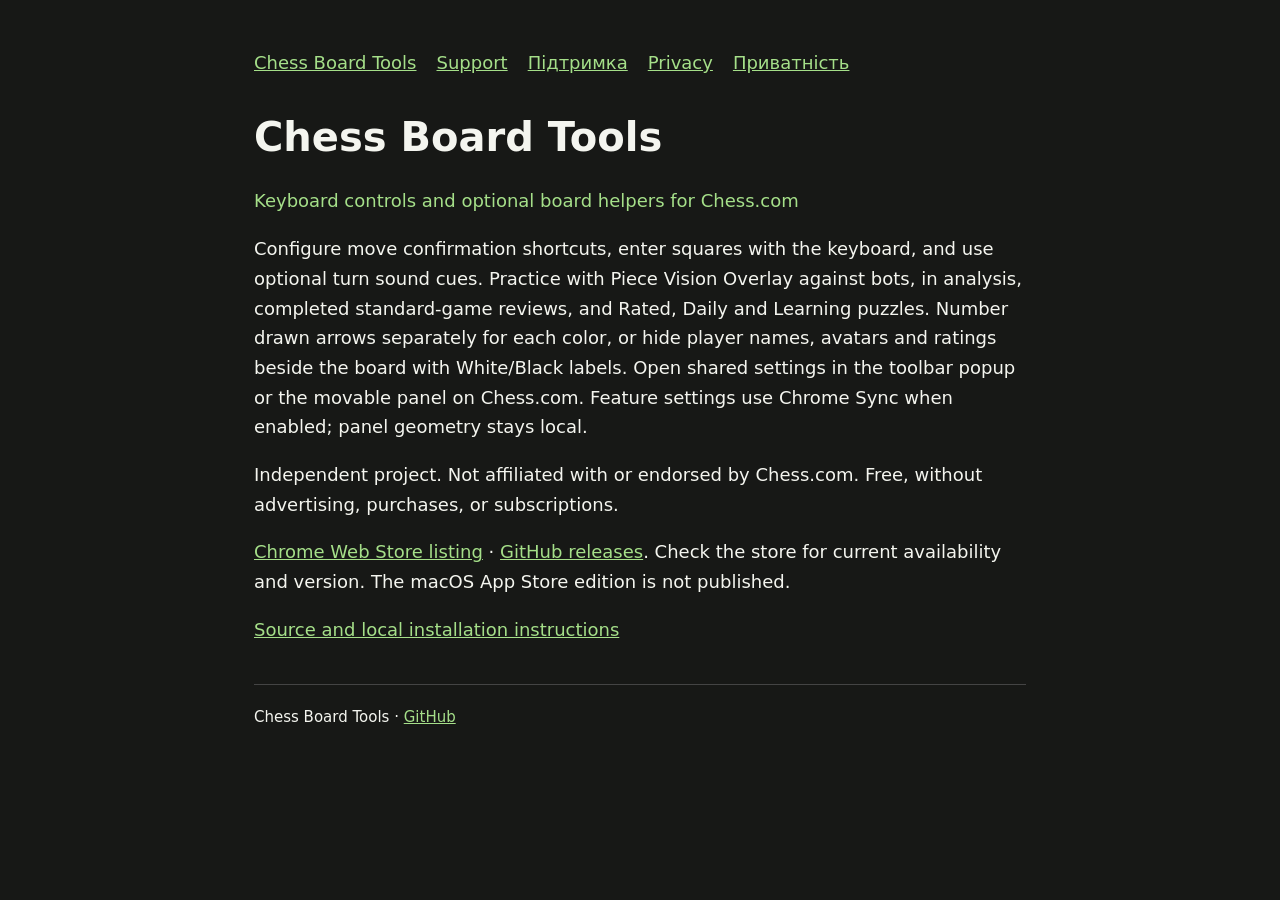
<file: site/index.html>
<!doctype html>
<html lang="en">
<head>
<meta charset="utf-8">
<meta name="viewport" content="width=device-width, initial-scale=1">
<meta name="description" content="Chess Board Tools">
<title>Chess Board Tools</title>
<link rel="stylesheet" href="style.css">
</head>
<body>
<main>
<nav aria-label="Navigation">
<a href="index.html">Chess Board Tools</a>
<a href="support.html">Support</a>
<a href="support.uk.html" lang="uk">Підтримка</a>
<a href="privacy.html">Privacy</a>
<a href="privacy.uk.html" lang="uk">Приватність</a>
</nav>
<h1>Chess Board Tools</h1>
<p class="badge">Keyboard controls and optional board helpers for Chess.com</p>
<p>Configure move confirmation shortcuts, enter squares with the keyboard, and use optional turn sound cues. Practice with Piece Vision Overlay against bots, in analysis, completed standard-game reviews, and Rated, Daily and Learning puzzles. Number drawn arrows separately for each color, or hide player names, avatars and ratings beside the board with White/Black labels. Open shared settings in the toolbar popup or the movable panel on Chess.com. Feature settings use Chrome Sync when enabled; panel geometry stays local.</p>
<p>Independent project. Not affiliated with or endorsed by Chess.com. Free, without advertising, purchases, or subscriptions.</p>
<p><a href="https://chromewebstore.google.com/detail/chess-board-tools/cjcnnbgmhglibikfjocccmgfcpopclie">Chrome Web Store listing</a> · <a href="https://github.com/saladin-uzh/chess-board-tools/releases">GitHub releases</a>. Check the store for current availability and version. The macOS App Store edition is not published.</p>
<p>
<a href="https://github.com/saladin-uzh/chess-board-tools">Source and local installation instructions</a>
</p>
<footer>Chess Board Tools · <a href="https://github.com/saladin-uzh/chess-board-tools">GitHub</a>
</footer>
</main>
</body>
</html>
</file>
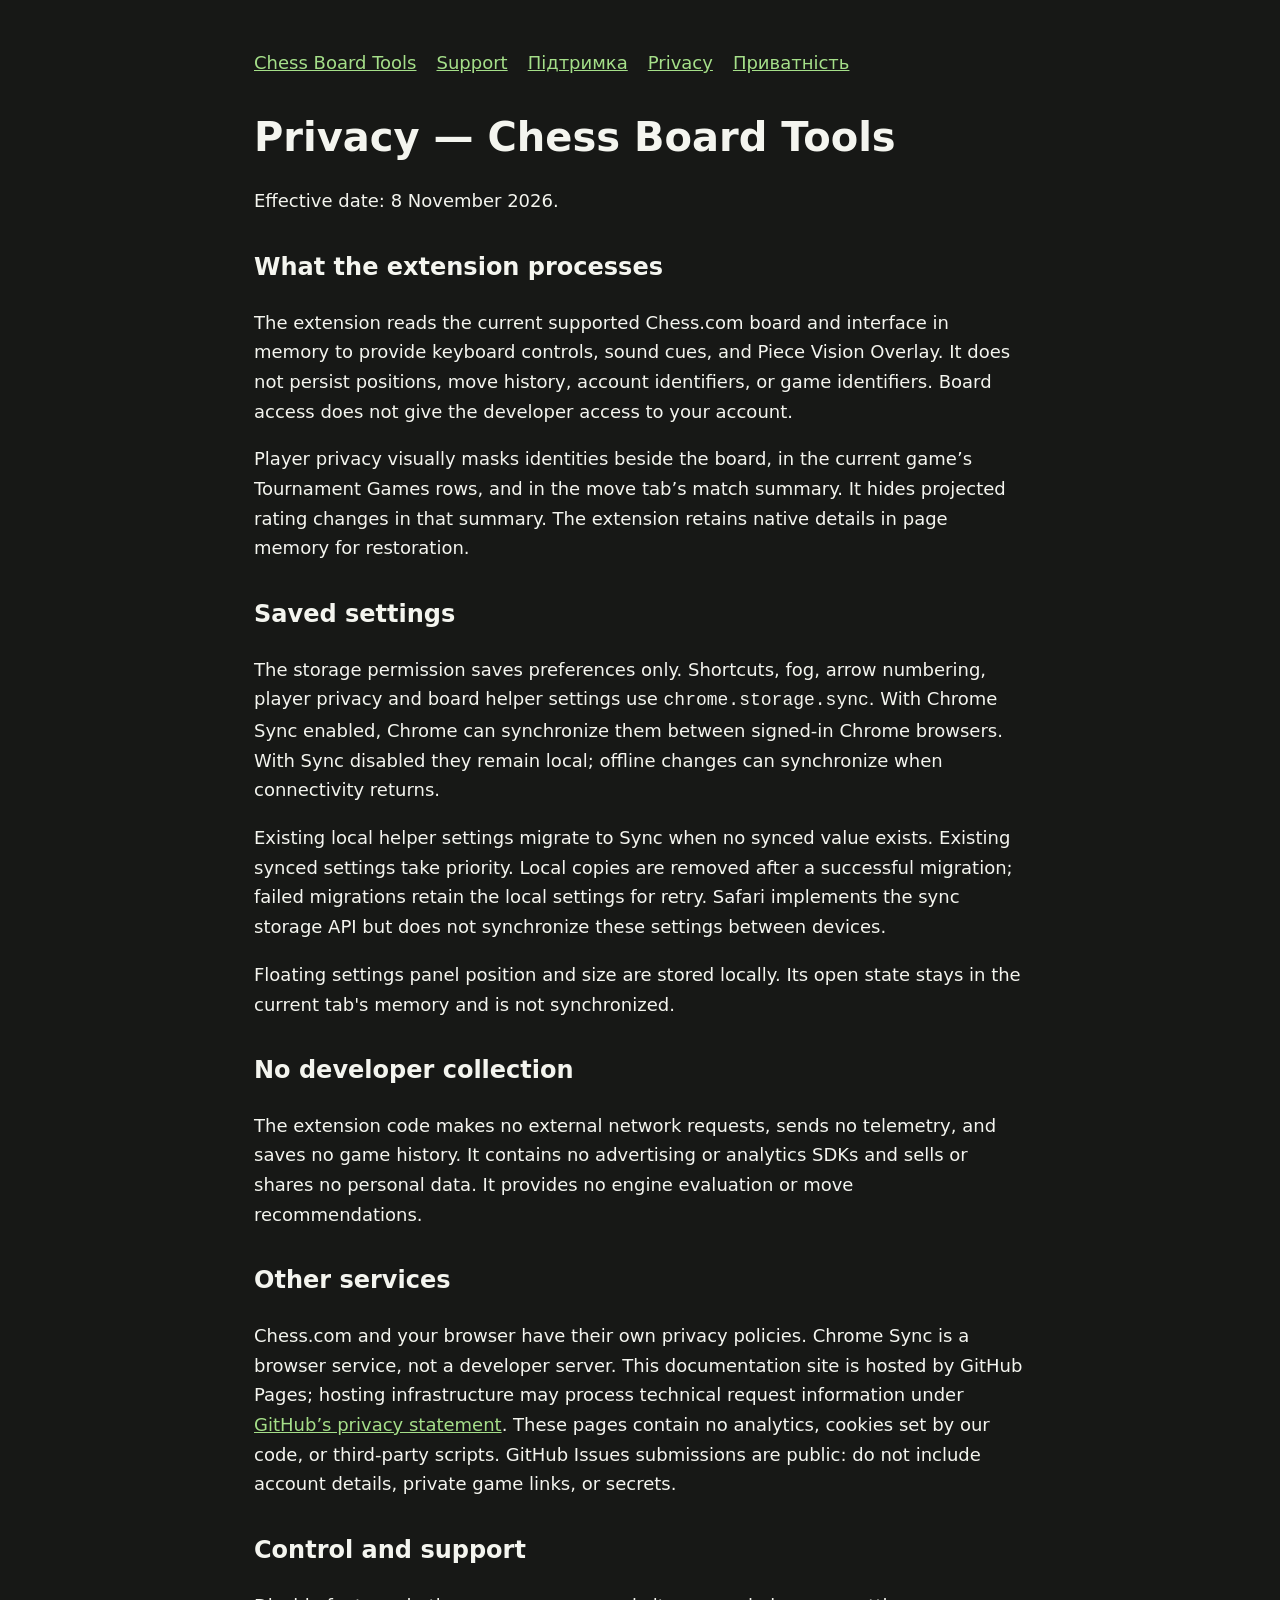
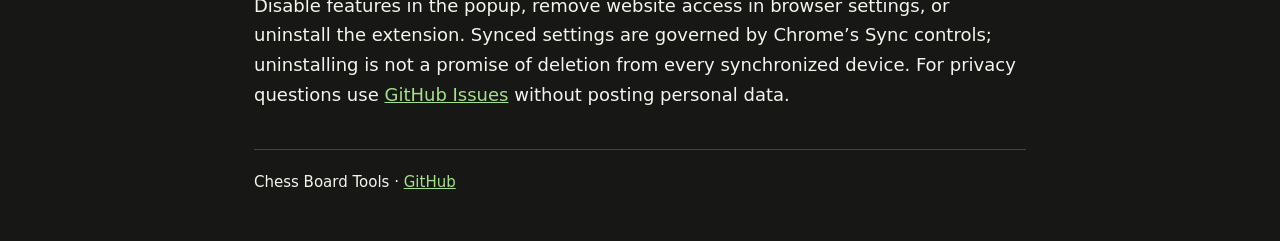
<file: site/privacy.html>
<!doctype html>
<html lang="en">
<head>
<meta charset="utf-8">
<meta name="viewport" content="width=device-width, initial-scale=1">
<meta name="description" content="Privacy — Chess Board Tools">
<title>Privacy — Chess Board Tools</title>
<link rel="stylesheet" href="style.css">
</head>
<body>
<main>
<nav aria-label="Navigation">
<a href="index.html">Chess Board Tools</a>
<a href="support.html">Support</a>
<a href="support.uk.html" lang="uk">Підтримка</a>
<a href="privacy.html">Privacy</a>
<a href="privacy.uk.html" lang="uk">Приватність</a>
</nav>
<h1>Privacy — Chess Board Tools</h1>
<p>Effective date: 8 November 2026.</p>
<h2>What the extension processes</h2>
<p>The extension reads the current supported Chess.com board and interface in memory to provide keyboard controls, sound cues, and Piece Vision Overlay. It does not persist positions, move history, account identifiers, or game identifiers. Board access does not give the developer access to your account.</p>
<p>Player privacy visually masks identities beside the board, in the current game’s Tournament Games rows, and in the move tab’s match summary. It hides projected rating changes in that summary. The extension retains native details in page memory for restoration.</p>
<h2>Saved settings</h2>
<p>The storage permission saves preferences only. Shortcuts, fog, arrow numbering, player privacy and board helper settings use <code>chrome.storage.sync</code>. With Chrome Sync enabled, Chrome can synchronize them between signed-in Chrome browsers. With Sync disabled they remain local; offline changes can synchronize when connectivity returns.</p>
<p>Existing local helper settings migrate to Sync when no synced value exists. Existing synced settings take priority. Local copies are removed after a successful migration; failed migrations retain the local settings for retry. Safari implements the sync storage API but does not synchronize these settings between devices.</p>
<p>Floating settings panel position and size are stored locally. Its open state stays in the current tab's memory and is not synchronized.</p>
<h2>No developer collection</h2>
<p>The extension code makes no external network requests, sends no telemetry, and saves no game history. It contains no advertising or analytics SDKs and sells or shares no personal data. It provides no engine evaluation or move recommendations.</p>
<h2>Other services</h2>
<p>Chess.com and your browser have their own privacy policies. Chrome Sync is a browser service, not a developer server. This documentation site is hosted by GitHub Pages; hosting infrastructure may process technical request information under <a href="https://docs.github.com/en/site-policy/privacy-policies/github-general-privacy-statement">GitHub’s privacy statement</a>. These pages contain no analytics, cookies set by our code, or third-party scripts. GitHub Issues submissions are public: do not include account details, private game links, or secrets.</p>
<h2>Control and support</h2>
<p>Disable features in the popup, remove website access in browser settings, or uninstall the extension. Synced settings are governed by Chrome’s Sync controls; uninstalling is not a promise of deletion from every synchronized device. For privacy questions use <a href="https://github.com/saladin-uzh/chess-board-tools/issues">GitHub Issues</a> without posting personal data.</p>
<footer>Chess Board Tools · <a href="https://github.com/saladin-uzh/chess-board-tools">GitHub</a>
</footer>
</main>
</body>
</html>
</file>
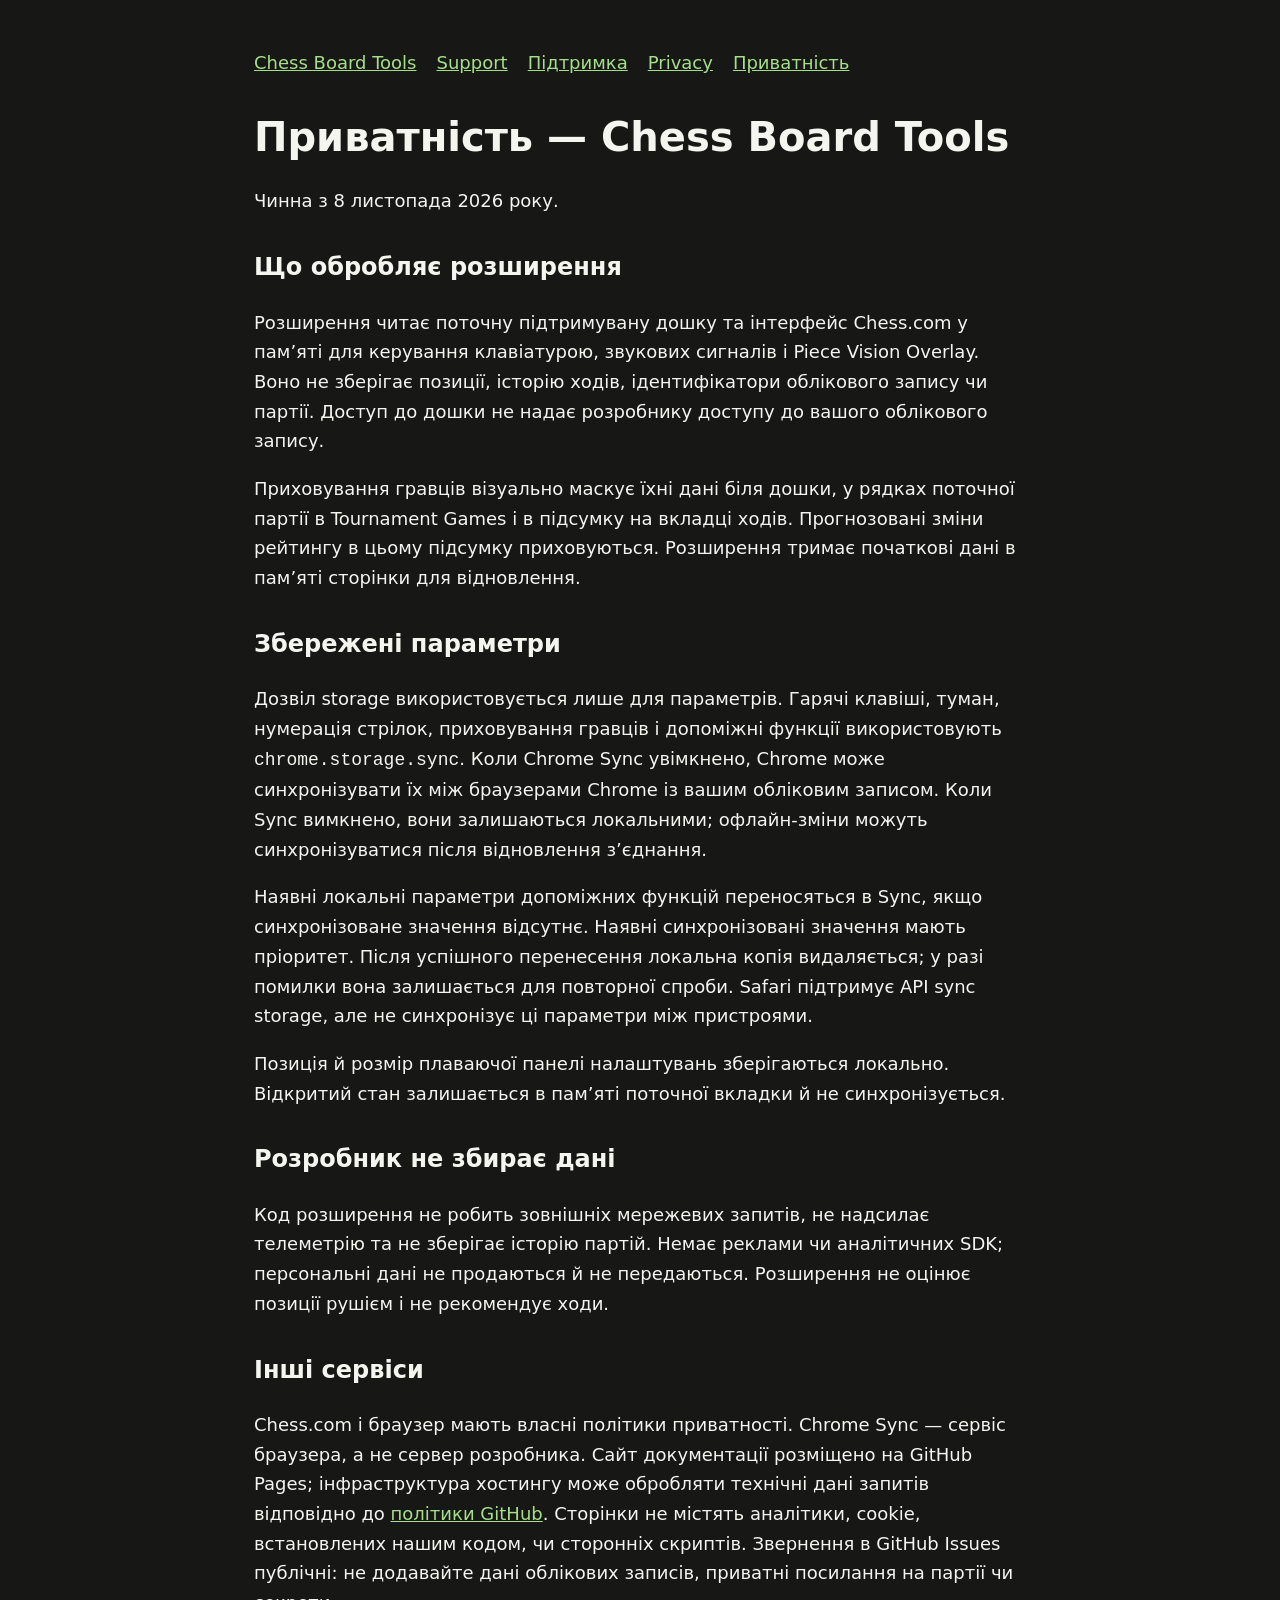
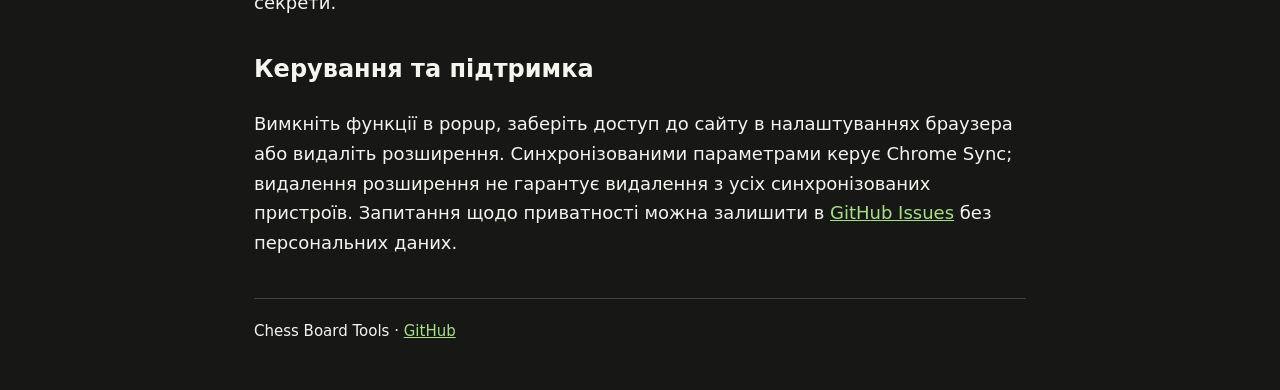
<file: site/privacy.uk.html>
<!doctype html>
<html lang="uk">
<head>
<meta charset="utf-8">
<meta name="viewport" content="width=device-width, initial-scale=1">
<meta name="description" content="Приватність — Chess Board Tools">
<title>Приватність — Chess Board Tools</title>
<link rel="stylesheet" href="style.css">
</head>
<body>
<main>
<nav aria-label="Navigation">
<a href="index.html">Chess Board Tools</a>
<a href="support.html">Support</a>
<a href="support.uk.html" lang="uk">Підтримка</a>
<a href="privacy.html">Privacy</a>
<a href="privacy.uk.html" lang="uk">Приватність</a>
</nav>
<h1>Приватність — Chess Board Tools</h1>
<p>Чинна з 8 листопада 2026 року.</p>
<h2>Що обробляє розширення</h2>
<p>Розширення читає поточну підтримувану дошку та інтерфейс Chess.com у пам’яті для керування клавіатурою, звукових сигналів і Piece Vision Overlay. Воно не зберігає позиції, історію ходів, ідентифікатори облікового запису чи партії. Доступ до дошки не надає розробнику доступу до вашого облікового запису.</p>
<p>Приховування гравців візуально маскує їхні дані біля дошки, у рядках поточної партії в Tournament Games і в підсумку на вкладці ходів. Прогнозовані зміни рейтингу в цьому підсумку приховуються. Розширення тримає початкові дані в пам’яті сторінки для відновлення.</p>
<h2>Збережені параметри</h2>
<p>Дозвіл storage використовується лише для параметрів. Гарячі клавіші, туман, нумерація стрілок, приховування гравців і допоміжні функції використовують <code>chrome.storage.sync</code>. Коли Chrome Sync увімкнено, Chrome може синхронізувати їх між браузерами Chrome із вашим обліковим записом. Коли Sync вимкнено, вони залишаються локальними; офлайн-зміни можуть синхронізуватися після відновлення з’єднання.</p>
<p>Наявні локальні параметри допоміжних функцій переносяться в Sync, якщо синхронізоване значення відсутнє. Наявні синхронізовані значення мають пріоритет. Після успішного перенесення локальна копія видаляється; у разі помилки вона залишається для повторної спроби. Safari підтримує API sync storage, але не синхронізує ці параметри між пристроями.</p>
<p>Позиція й розмір плаваючої панелі налаштувань зберігаються локально. Відкритий стан залишається в пам’яті поточної вкладки й не синхронізується.</p>
<h2>Розробник не збирає дані</h2>
<p>Код розширення не робить зовнішніх мережевих запитів, не надсилає телеметрію та не зберігає історію партій. Немає реклами чи аналітичних SDK; персональні дані не продаються й не передаються. Розширення не оцінює позиції рушієм і не рекомендує ходи.</p>
<h2>Інші сервіси</h2>
<p>Chess.com і браузер мають власні політики приватності. Chrome Sync — сервіс браузера, а не сервер розробника. Сайт документації розміщено на GitHub Pages; інфраструктура хостингу може обробляти технічні дані запитів відповідно до <a href="https://docs.github.com/en/site-policy/privacy-policies/github-general-privacy-statement">політики GitHub</a>. Сторінки не містять аналітики, cookie, встановлених нашим кодом, чи сторонніх скриптів. Звернення в GitHub Issues публічні: не додавайте дані облікових записів, приватні посилання на партії чи секрети.</p>
<h2>Керування та підтримка</h2>
<p>Вимкніть функції в popup, заберіть доступ до сайту в налаштуваннях браузера або видаліть розширення. Синхронізованими параметрами керує Chrome Sync; видалення розширення не гарантує видалення з усіх синхронізованих пристроїв. Запитання щодо приватності можна залишити в <a href="https://github.com/saladin-uzh/chess-board-tools/issues">GitHub Issues</a> без персональних даних.</p>
<footer>Chess Board Tools · <a href="https://github.com/saladin-uzh/chess-board-tools">GitHub</a>
</footer>
</main>
</body>
</html>
</file>
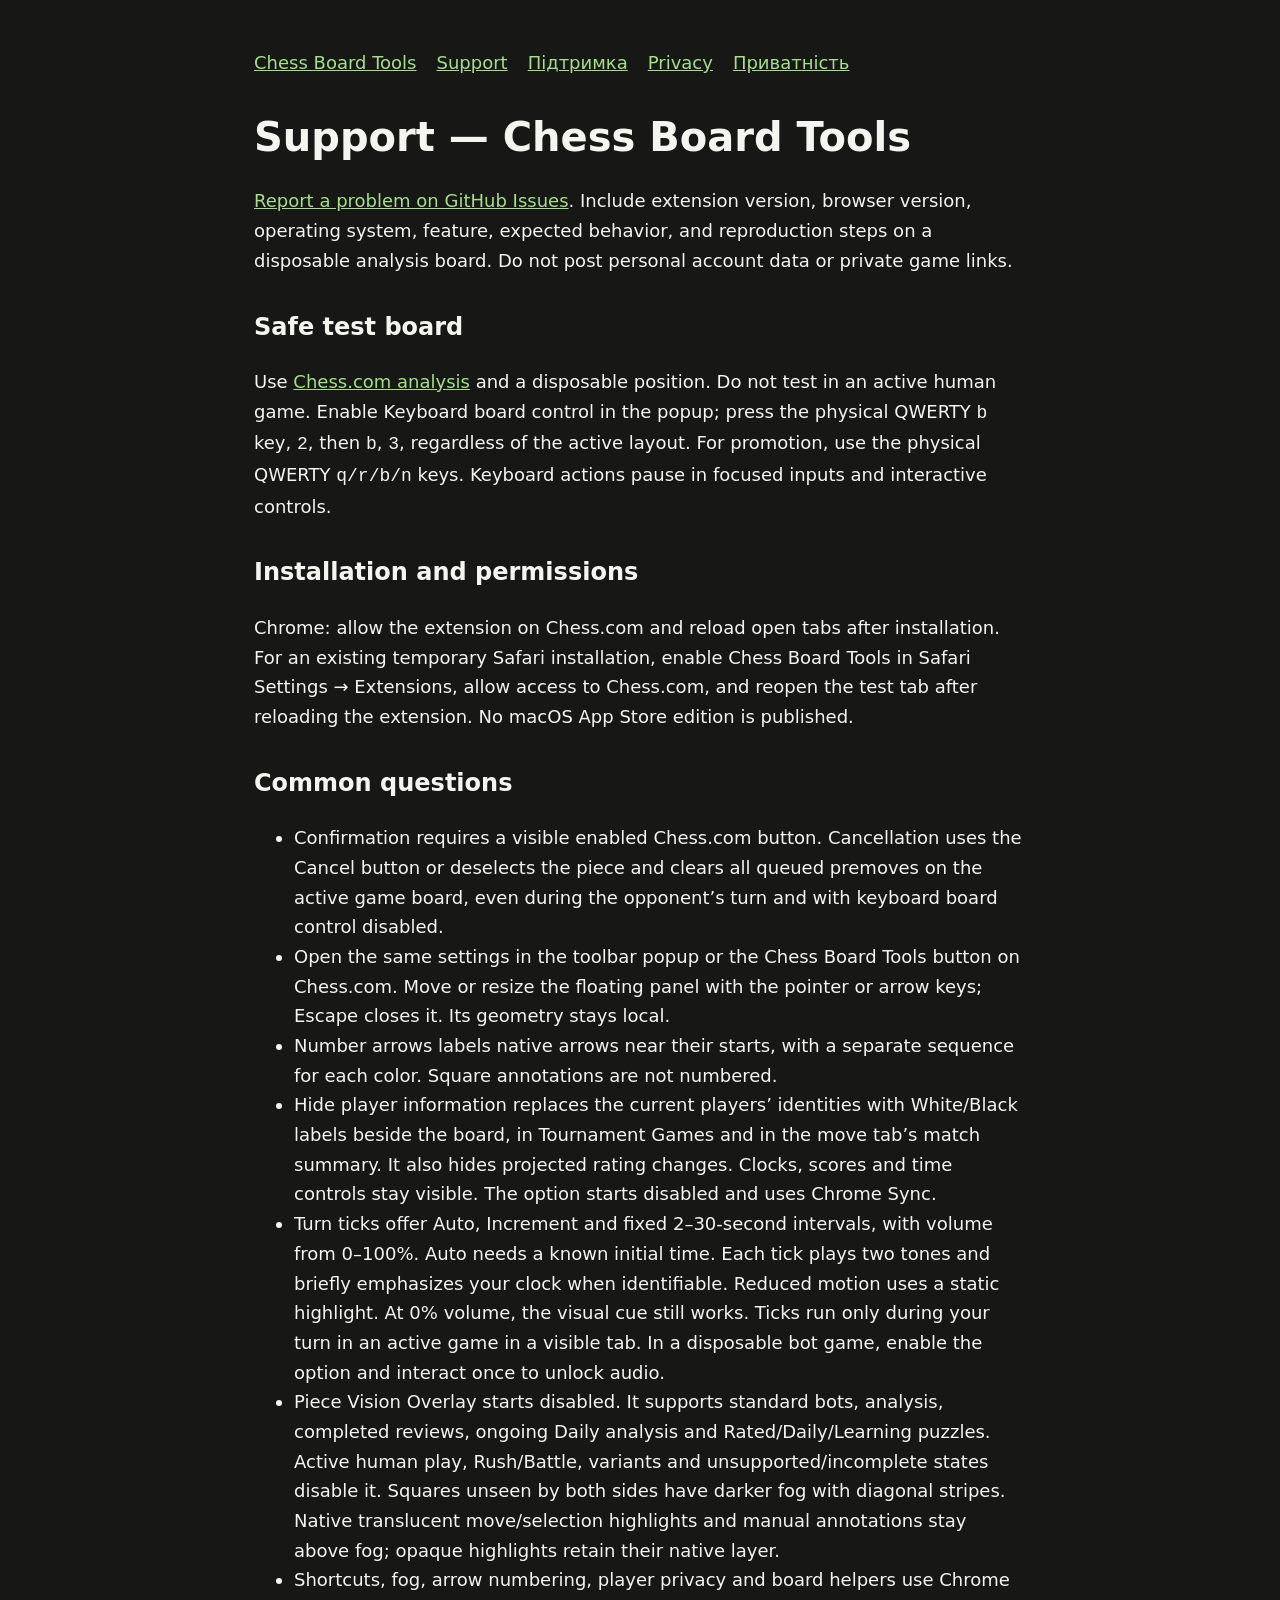
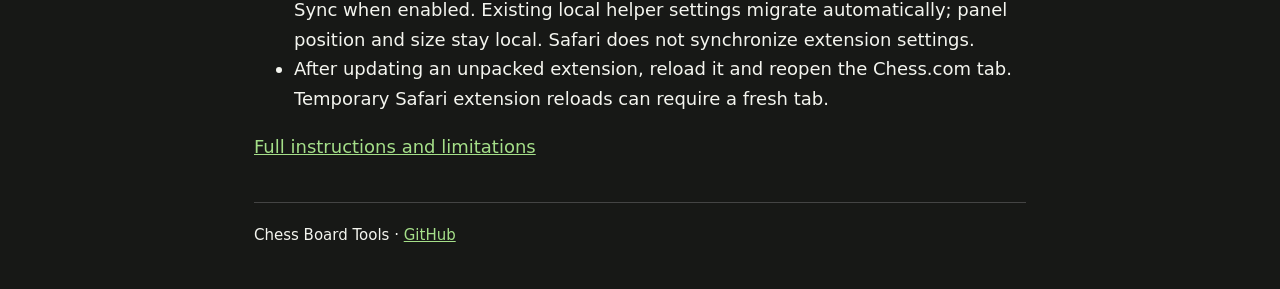
<file: site/support.html>
<!doctype html>
<html lang="en">
<head>
<meta charset="utf-8">
<meta name="viewport" content="width=device-width, initial-scale=1">
<meta name="description" content="Support — Chess Board Tools">
<title>Support — Chess Board Tools</title>
<link rel="stylesheet" href="style.css">
</head>
<body>
<main>
<nav aria-label="Navigation">
<a href="index.html">Chess Board Tools</a>
<a href="support.html">Support</a>
<a href="support.uk.html" lang="uk">Підтримка</a>
<a href="privacy.html">Privacy</a>
<a href="privacy.uk.html" lang="uk">Приватність</a>
</nav>
<h1>Support — Chess Board Tools</h1>
<p>
<a href="https://github.com/saladin-uzh/chess-board-tools/issues">Report a problem on GitHub Issues</a>. Include extension version, browser version, operating system, feature, expected behavior, and reproduction steps on a disposable analysis board. Do not post personal account data or private game links.</p>
<h2>Safe test board</h2>
<p>Use <a href="https://www.chess.com/analysis">Chess.com analysis</a> and a disposable position. Do not test in an active human game. Enable Keyboard board control in the popup; press the physical QWERTY <code>b</code> key, <code>2</code>, then <code>b</code>, <code>3</code>, regardless of the active layout. For promotion, use the physical QWERTY <code>q/r/b/n</code> keys. Keyboard actions pause in focused inputs and interactive controls.</p>
<h2>Installation and permissions</h2>
<p>Chrome: allow the extension on Chess.com and reload open tabs after installation. For an existing temporary Safari installation, enable Chess Board Tools in Safari Settings → Extensions, allow access to Chess.com, and reopen the test tab after reloading the extension. No macOS App Store edition is published.</p>
<h2>Common questions</h2>
<ul>
<li>Confirmation requires a visible enabled Chess.com button. Cancellation uses the Cancel button or deselects the piece and clears all queued premoves on the active game board, even during the opponent’s turn and with keyboard board control disabled.</li>
<li>Open the same settings in the toolbar popup or the Chess Board Tools button on Chess.com. Move or resize the floating panel with the pointer or arrow keys; Escape closes it. Its geometry stays local.</li>
<li>Number arrows labels native arrows near their starts, with a separate sequence for each color. Square annotations are not numbered.</li>
<li>Hide player information replaces the current players’ identities with White/Black labels beside the board, in Tournament Games and in the move tab’s match summary. It also hides projected rating changes. Clocks, scores and time controls stay visible. The option starts disabled and uses Chrome Sync.</li>
<li>Turn ticks offer Auto, Increment and fixed 2–30-second intervals, with volume from 0–100%. Auto needs a known initial time. Each tick plays two tones and briefly emphasizes your clock when identifiable. Reduced motion uses a static highlight. At 0% volume, the visual cue still works. Ticks run only during your turn in an active game in a visible tab. In a disposable bot game, enable the option and interact once to unlock audio.</li>
<li>Piece Vision Overlay starts disabled. It supports standard bots, analysis, completed reviews, ongoing Daily analysis and Rated/Daily/Learning puzzles. Active human play, Rush/Battle, variants and unsupported/incomplete states disable it. Squares unseen by both sides have darker fog with diagonal stripes. Native translucent move/selection highlights and manual annotations stay above fog; opaque highlights retain their native layer.</li>
<li>Shortcuts, fog, arrow numbering, player privacy and board helpers use Chrome Sync when enabled. Existing local helper settings migrate automatically; panel position and size stay local. Safari does not synchronize extension settings.</li>
<li>After updating an unpacked extension, reload it and reopen the Chess.com tab. Temporary Safari extension reloads can require a fresh tab.</li>
</ul>
<p>
<a href="https://github.com/saladin-uzh/chess-board-tools/blob/prod/README.md">Full instructions and limitations</a>
</p>
<footer>Chess Board Tools · <a href="https://github.com/saladin-uzh/chess-board-tools">GitHub</a>
</footer>
</main>
</body>
</html>
</file>
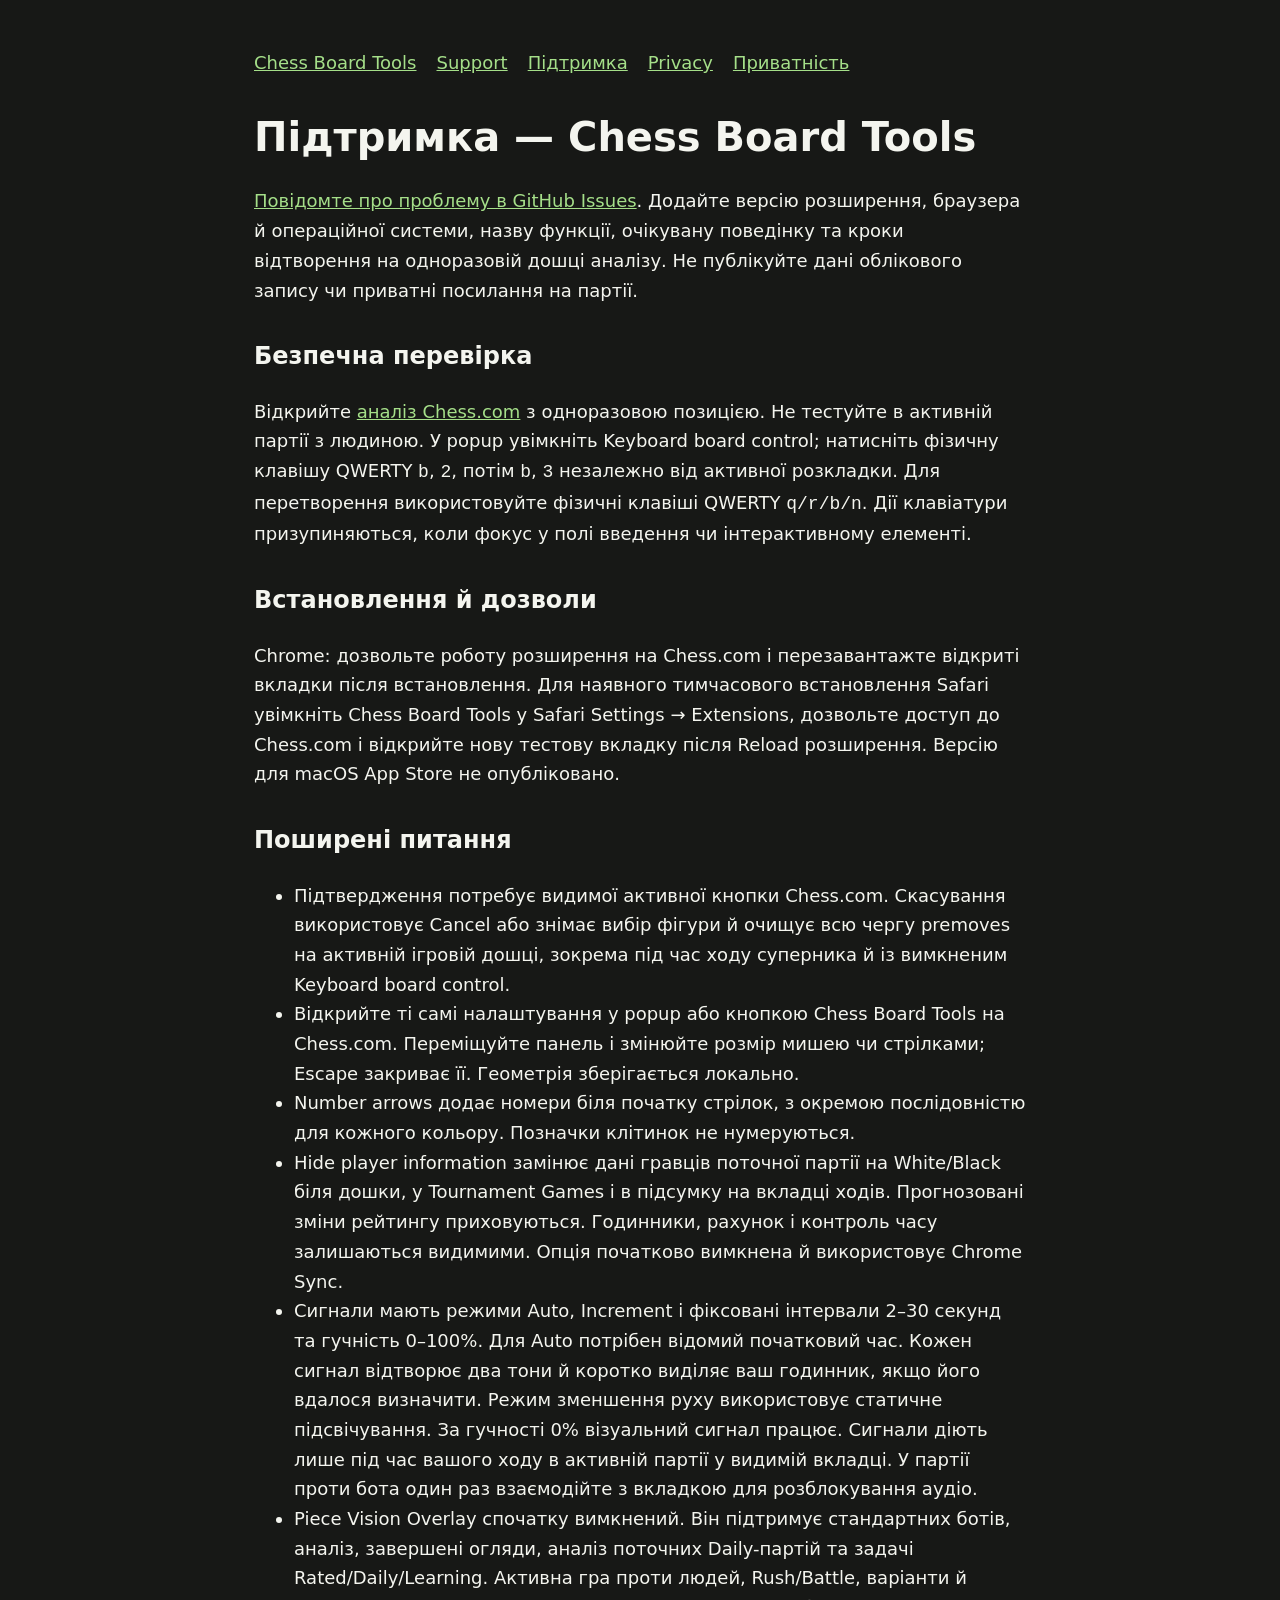
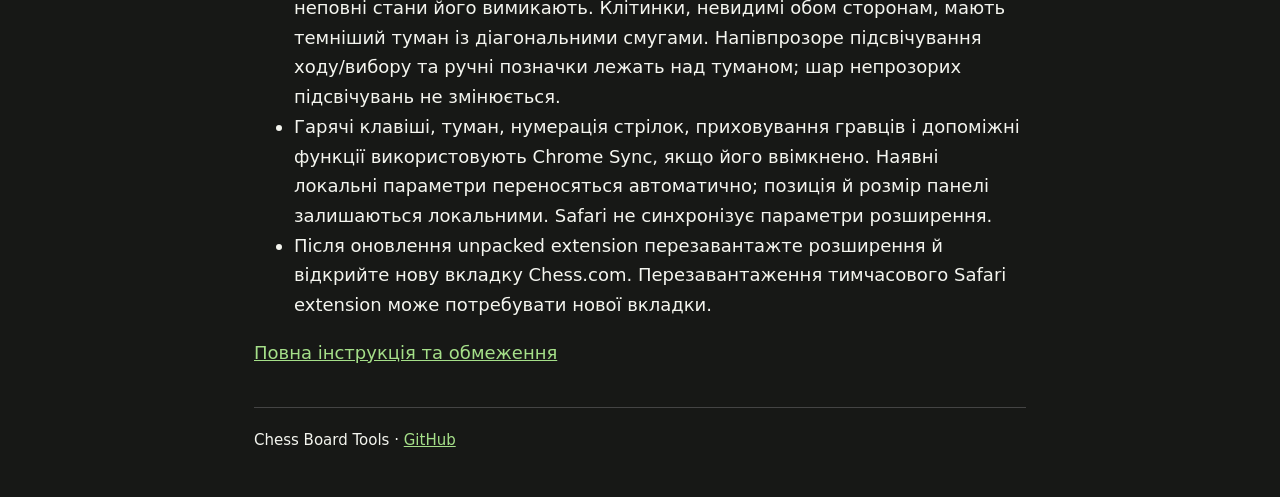
<file: site/support.uk.html>
<!doctype html>
<html lang="uk">
<head>
<meta charset="utf-8">
<meta name="viewport" content="width=device-width, initial-scale=1">
<meta name="description" content="Підтримка — Chess Board Tools">
<title>Підтримка — Chess Board Tools</title>
<link rel="stylesheet" href="style.css">
</head>
<body>
<main>
<nav aria-label="Navigation">
<a href="index.html">Chess Board Tools</a>
<a href="support.html">Support</a>
<a href="support.uk.html" lang="uk">Підтримка</a>
<a href="privacy.html">Privacy</a>
<a href="privacy.uk.html" lang="uk">Приватність</a>
</nav>
<h1>Підтримка — Chess Board Tools</h1>
<p>
<a href="https://github.com/saladin-uzh/chess-board-tools/issues">Повідомте про проблему в GitHub Issues</a>. Додайте версію розширення, браузера й операційної системи, назву функції, очікувану поведінку та кроки відтворення на одноразовій дошці аналізу. Не публікуйте дані облікового запису чи приватні посилання на партії.</p>
<h2>Безпечна перевірка</h2>
<p>Відкрийте <a href="https://www.chess.com/analysis">аналіз Chess.com</a> з одноразовою позицією. Не тестуйте в активній партії з людиною. У popup увімкніть Keyboard board control; натисніть фізичну клавішу QWERTY <code>b</code>, <code>2</code>, потім <code>b</code>, <code>3</code> незалежно від активної розкладки. Для перетворення використовуйте фізичні клавіші QWERTY <code>q/r/b/n</code>. Дії клавіатури призупиняються, коли фокус у полі введення чи інтерактивному елементі.</p>
<h2>Встановлення й дозволи</h2>
<p>Chrome: дозвольте роботу розширення на Chess.com і перезавантажте відкриті вкладки після встановлення. Для наявного тимчасового встановлення Safari увімкніть Chess Board Tools у Safari Settings → Extensions, дозвольте доступ до Chess.com і відкрийте нову тестову вкладку після Reload розширення. Версію для macOS App Store не опубліковано.</p>
<h2>Поширені питання</h2>
<ul>
<li>Підтвердження потребує видимої активної кнопки Chess.com. Скасування використовує Cancel або знімає вибір фігури й очищує всю чергу premoves на активній ігровій дошці, зокрема під час ходу суперника й із вимкненим Keyboard board control.</li>
<li>Відкрийте ті самі налаштування у popup або кнопкою Chess Board Tools на Chess.com. Переміщуйте панель і змінюйте розмір мишею чи стрілками; Escape закриває її. Геометрія зберігається локально.</li>
<li>Number arrows додає номери біля початку стрілок, з окремою послідовністю для кожного кольору. Позначки клітинок не нумеруються.</li>
<li>Hide player information замінює дані гравців поточної партії на White/Black біля дошки, у Tournament Games і в підсумку на вкладці ходів. Прогнозовані зміни рейтингу приховуються. Годинники, рахунок і контроль часу залишаються видимими. Опція початково вимкнена й використовує Chrome Sync.</li>
<li>Сигнали мають режими Auto, Increment і фіксовані інтервали 2–30 секунд та гучність 0–100%. Для Auto потрібен відомий початковий час. Кожен сигнал відтворює два тони й коротко виділяє ваш годинник, якщо його вдалося визначити. Режим зменшення руху використовує статичне підсвічування. За гучності 0% візуальний сигнал працює. Сигнали діють лише під час вашого ходу в активній партії у видимій вкладці. У партії проти бота один раз взаємодійте з вкладкою для розблокування аудіо.</li>
<li>Piece Vision Overlay спочатку вимкнений. Він підтримує стандартних ботів, аналіз, завершені огляди, аналіз поточних Daily-партій та задачі Rated/Daily/Learning. Активна гра проти людей, Rush/Battle, варіанти й неповні стани його вимикають. Клітинки, невидимі обом сторонам, мають темніший туман із діагональними смугами. Напівпрозоре підсвічування ходу/вибору та ручні позначки лежать над туманом; шар непрозорих підсвічувань не змінюється.</li>
<li>Гарячі клавіші, туман, нумерація стрілок, приховування гравців і допоміжні функції використовують Chrome Sync, якщо його ввімкнено. Наявні локальні параметри переносяться автоматично; позиція й розмір панелі залишаються локальними. Safari не синхронізує параметри розширення.</li>
<li>Після оновлення unpacked extension перезавантажте розширення й відкрийте нову вкладку Chess.com. Перезавантаження тимчасового Safari extension може потребувати нової вкладки.</li>
</ul>
<p>
<a href="https://github.com/saladin-uzh/chess-board-tools/blob/prod/README.uk.md">Повна інструкція та обмеження</a>
</p>
<footer>Chess Board Tools · <a href="https://github.com/saladin-uzh/chess-board-tools">GitHub</a>
</footer>
</main>
</body>
</html>
</file>
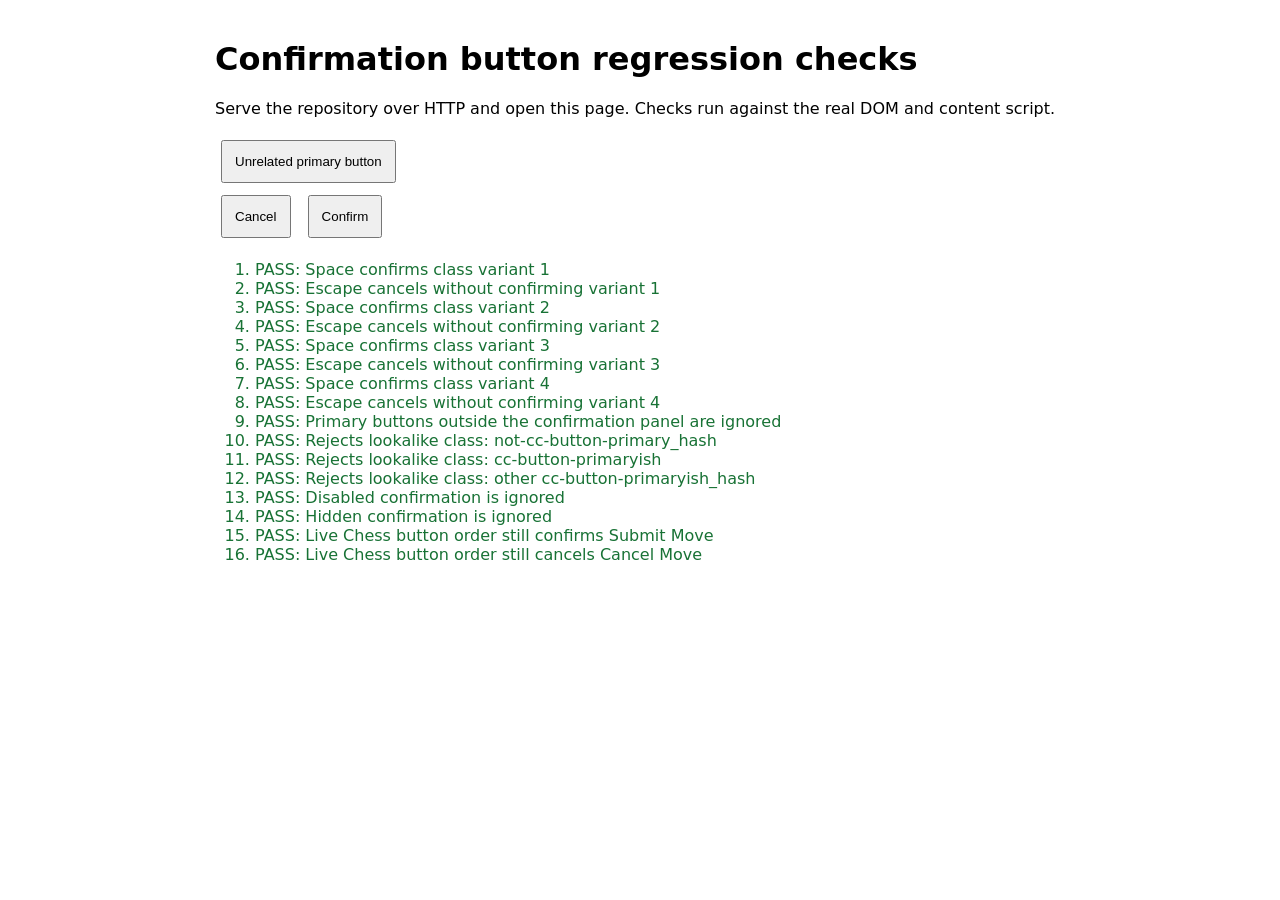
<file: tests/confirmation-buttons.html>
<!doctype html>
<html lang="en">
<meta charset="utf-8">
<title>Confirmation button regression checks</title>
<style>
  body { font: 16px system-ui; max-width: 850px; margin: 40px auto; }
  button { padding: 12px; margin: 6px; }
  .pass { color: #187235; }
  .fail { color: #b02020; }
</style>
<h1>Confirmation button regression checks</h1>
<p>Serve the repository over HTTP and open this page. Checks run against the real DOM and content script.</p>
<button id="outside" class="cc-button-primary_other">Unrelated primary button</button>
<div class="confirm-move-buttons">
  <button id="confirm" class="cc-button-primary" aria-label="Submit Move">Confirm</button>
  <button id="cancel" class="cc-button-secondary" aria-label="Cancel Move">Cancel</button>
</div>
<ol id="results"></ol>
<script>
  const storageListeners = [];
  window.chrome = { storage: {
    sync: { get: async () => ({}) },
    onChanged: { addListener: listener => storageListeners.push(listener) },
  } };
</script>
<script src="../settings.js"></script>
<script src="../content.js"></script>
<script>
  window.addEventListener("load", () => {
    const confirm = document.querySelector("#confirm");
    const cancel = document.querySelector("#cancel");
    const outside = document.querySelector("#outside");
    const results = document.querySelector("#results");
    let confirms = 0, cancels = 0, outsideClicks = 0, failures = 0;
    confirm.addEventListener("click", () => confirms++);
    cancel.addEventListener("click", () => cancels++);
    outside.addEventListener("click", () => outsideClicks++);
    function check(name, predicate) {
      const item = document.createElement("li");
      item.className = predicate ? "pass" : "fail";
      item.textContent = `${predicate ? "PASS" : "FAIL"}: ${name}`;
      results.append(item);
      if (!predicate) failures++;
    }
    function key(code) {
      const event = new KeyboardEvent("keydown", { code, key: code === "Space" ? " " : code, bubbles: true, cancelable: true });
      window.dispatchEvent(event);
      return event.defaultPrevented;
    }
    const classes = [
      "cc-button-component cc-button-primary cc-button-large",
      "cc-button-primary_5a36b5a cc-button-component_5a36b5a",
      "cc-button-component_5a36b5a cc-button-primary_5a36b5a cc-button-large_5a36b5a",
      "cc-button-component_next cc-button-primary_next cc-button-large_next",
    ];
    for (const [index, className] of classes.entries()) {
      confirm.className = className;
      check(`Space confirms class variant ${index + 1}`, key("Space") && confirms === index + 1);
      check(`Escape cancels without confirming variant ${index + 1}`, key("Escape") && cancels === index + 1 && confirms === index + 1);
    }
    check("Primary buttons outside the confirmation panel are ignored", outsideClicks === 0);
    const { PRIMARY_BUTTON_SELECTOR } = ChessConfirmMoveSettings;
    for (const className of ["not-cc-button-primary_hash", "cc-button-primaryish", "other cc-button-primaryish_hash"]) {
      confirm.className = className;
      check(`Rejects lookalike class: ${className}`, !confirm.matches(PRIMARY_BUTTON_SELECTOR) && !key("Space"));
    }
    confirm.className = classes[2];
    confirm.disabled = true;
    check("Disabled confirmation is ignored", !key("Space") && confirms === classes.length);
    confirm.disabled = false;
    confirm.hidden = true;
    check("Hidden confirmation is ignored", !key("Space") && confirms === classes.length);
    confirm.hidden = false;
    cancel.className = "cc-button-component_5a36b5a cc-button-secondary_5a36b5a cc-button-large_5a36b5a";
    confirm.parentElement.prepend(cancel);
    check("Live Chess button order still confirms Submit Move", key("Space") && confirms === classes.length + 1);
    check("Live Chess button order still cancels Cancel Move", key("Escape") && cancels === classes.length + 1 && confirms === classes.length + 1);
    document.title = `${failures ? "FAIL" : "PASS"}: confirmation button regression checks`;
  });
</script>
</html>
</file>
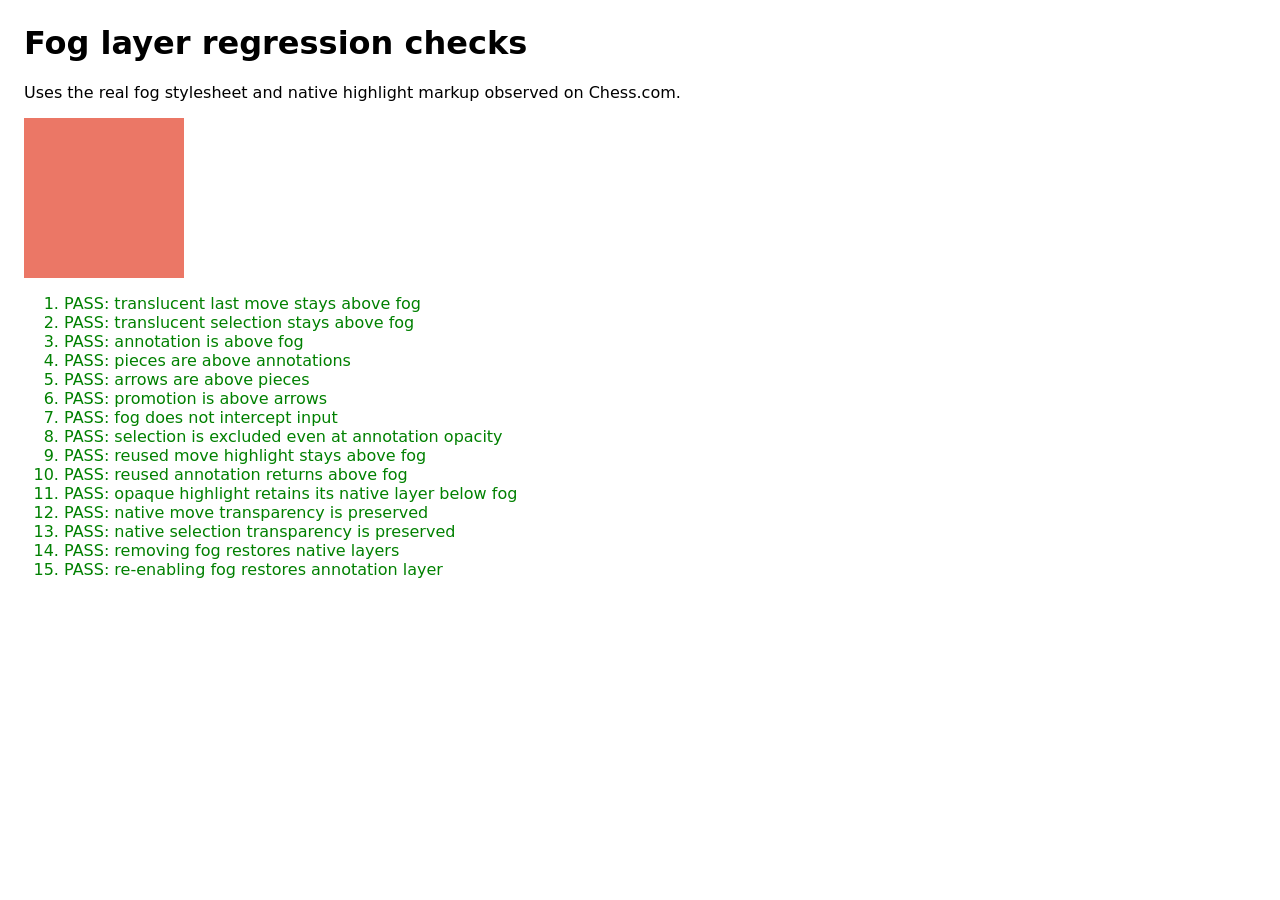
<file: tests/fog-layers.html>
<!doctype html>
<html lang="en">
<meta charset="utf-8">
<title>Fog layer regression checks</title>
<link rel="stylesheet" href="../fog.css">
<style>
  body { font: 16px system-ui; margin: 24px; }
  wc-chess-board { display: block; position: relative; width: 160px; height: 160px; }
  wc-chess-board > * { position: absolute; inset: 0; }
  .highlight { z-index: 1; }
  .piece { z-index: 2; }
  svg.arrows { z-index: 3; }
  .promotion-window--visible { z-index: 4; }
  .pass { color: green; }
  .fail { color: red; }
</style>
<h1>Fog layer regression checks</h1>
<p>Uses the real fog stylesheet and native highlight markup observed on Chess.com.</p>
<wc-chess-board>
  <div id="last" class="highlight square-52" style="background-color: rgb(213, 164, 125); opacity: 0.5;"></div>
  <div id="selected" class="highlight growing-circle square-54" style="--background-color: #81b64c; --opacity: 0.5;"></div>
  <div id="annotation" class="highlight square-45" style="background-color: rgb(235, 97, 80); opacity: 0.8;" data-test-element="highlight" data-test-type="highlight"></div>
  <div class="chess-fog-overlay"></div>
  <div class="piece wp square-45"></div>
  <svg class="arrows"></svg>
  <div class="promotion-window--visible"></div>
</wc-chess-board>
<ol id="results"></ol>
<script>
  const board = document.querySelector('wc-chess-board');
  const annotation = document.querySelector('#annotation');
  const overlay = document.querySelector('.chess-fog-overlay');
  const z = selector => Number(getComputedStyle(board.querySelector(selector)).zIndex);
  let failures = 0;
  function check(name, pass) {
    const item = document.createElement('li');
    item.className = pass ? 'pass' : 'fail';
    item.textContent = `${pass ? 'PASS' : 'FAIL'}: ${name}`;
    document.querySelector('#results').append(item);
    if (!pass) failures++;
  }
  check('translucent last move stays above fog', z('#last') > z('.chess-fog-overlay'));
  check('translucent selection stays above fog', z('#selected') > z('.chess-fog-overlay'));
  check('annotation is above fog', z('#annotation') > z('.chess-fog-overlay'));
  check('pieces are above annotations', z('.piece') > z('#annotation'));
  check('arrows are above pieces', z('svg.arrows') > z('.piece'));
  check('promotion is above arrows', z('.promotion-window--visible') > z('svg.arrows'));
  check('fog does not intercept input', getComputedStyle(overlay).pointerEvents === 'none');
  annotation.classList.add('growing-circle');
  check('selection is excluded even at annotation opacity', z('#annotation') < z('.chess-fog-overlay'));
  annotation.classList.remove('growing-circle');
  annotation.style.opacity = '0.5';
  check('reused move highlight stays above fog', z('#annotation') > z('.chess-fog-overlay'));
  annotation.style.opacity = '0.8';
  check('reused annotation returns above fog', z('#annotation') > z('.chess-fog-overlay'));
  annotation.style.opacity = '1';
  check('opaque highlight retains its native layer below fog', z('#annotation') < z('.chess-fog-overlay'));
  annotation.style.opacity = '0.8';
  check('native move transparency is preserved', getComputedStyle(board.querySelector('#last')).opacity === '0.5');
  check('native selection transparency is preserved', board.querySelector('#selected').style.getPropertyValue('--opacity') === '0.5');
  overlay.remove();
  check('removing fog restores native layers', z('#annotation') === 1 && z('.piece') === 2 && z('svg.arrows') === 3 && z('.promotion-window--visible') === 4);
  board.append(overlay);
  check('re-enabling fog restores annotation layer', z('#annotation') > z('.chess-fog-overlay'));
  document.title = `${failures ? 'FAIL' : 'PASS'}: fog layer regression checks`;
</script>
</html>
</file>
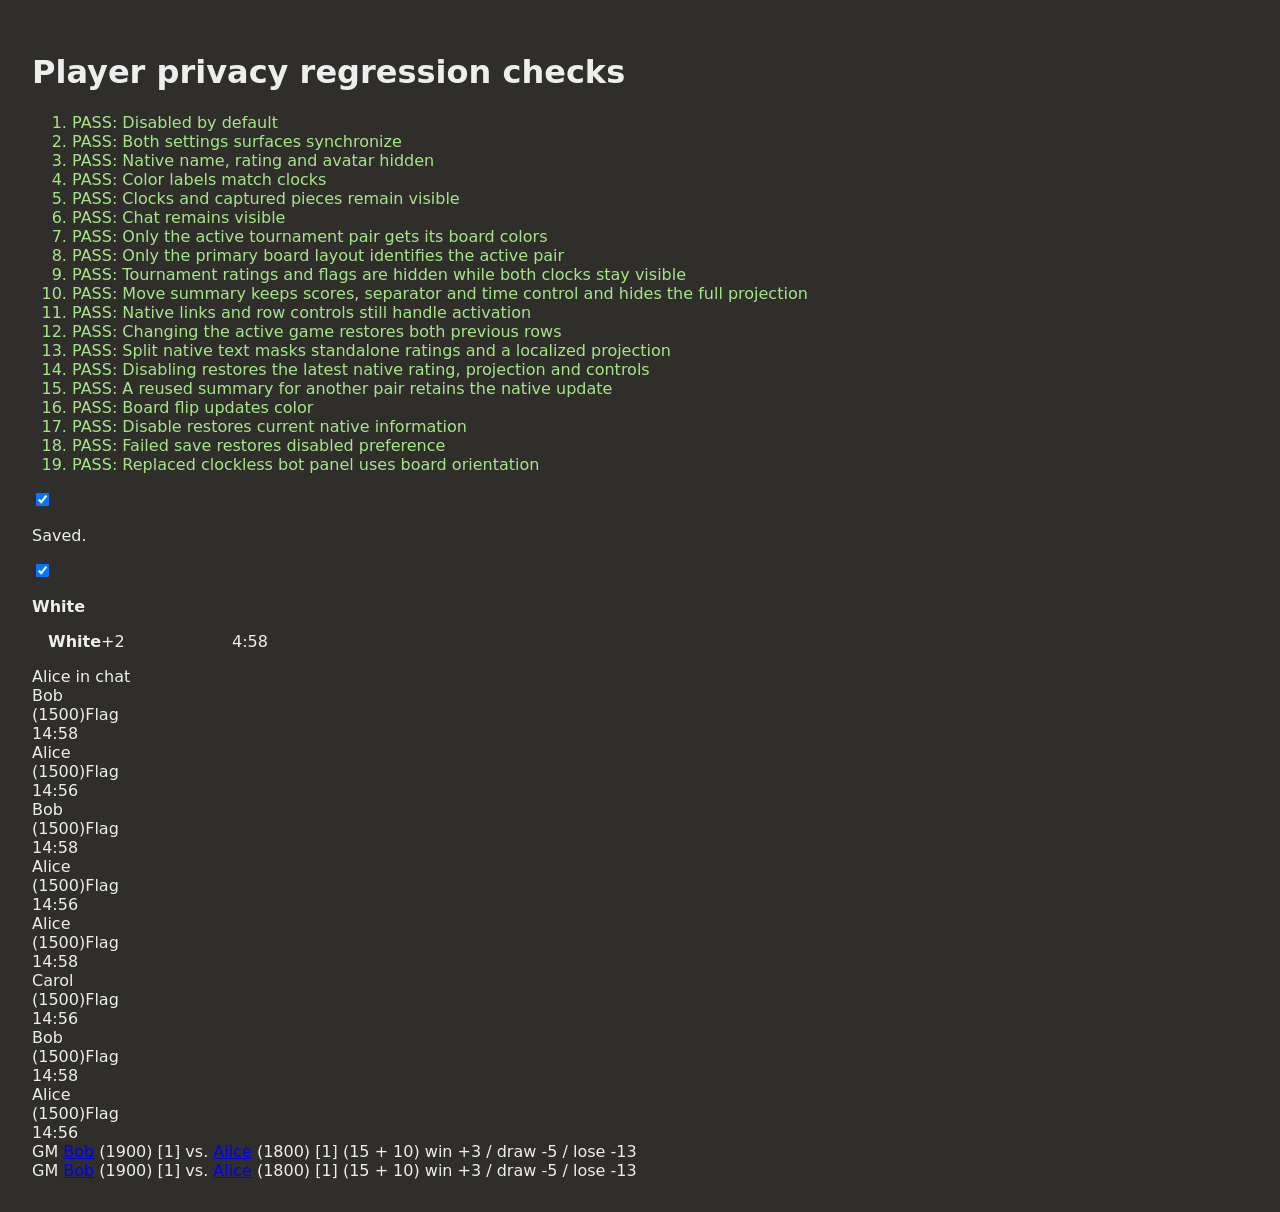
<file: tests/player-privacy.html>
<!doctype html>
<html lang="en"><meta charset="utf-8"><title>Player privacy regression checks</title>
<link rel="stylesheet" href="../player.css">
<style>body {font:16px system-ui;background:#302e2b;color:#eee;padding:24px} .player-component {display:flex;gap:24px;margin:16px} .player-tagline {min-width:160px} .pass {color:#a4e687}</style>
<h1>Player privacy regression checks</h1><ol id="results"></ol>
<div id="toolbar"></div><div id="second"></div>
<div id="board-layout-main">
<div id="board-layout-player-top"><div class="player-component">
<div class="player-avatar"><img alt="Avatar of Alice" width="40" height="40"></div>
<div class="player-tagline"><div class="cc-user-block-component"><button data-test-element="user-tagline-username">Alice</button><span>(1800)</span><span>GM</span></div><wc-captured-pieces player-color="2">+1</wc-captured-pieces></div><div class="clock-component clock-black">5:00</div>
</div></div>
<wc-chess-board id="board-single"></wc-chess-board>
<div id="board-layout-player-bottom"><div class="player-component">
<div class="player-avatar"><img alt="Avatar of Bob" width="40" height="40"></div>
<div class="player-tagline"><div class="cc-user-block-component"><button data-test-element="user-tagline-username">Bob</button><span>(1900)</span></div><wc-captured-pieces player-color="1">+2</wc-captured-pieces></div><div class="clock-component clock-white">4:58</div>
</div></div>
</div>
<aside id="chat"><div class="cc-user-block-component">Alice in chat</div></aside>
<div class="floating-modal-component"><div class="open-games-list-component open-games-list-floating" id="games"></div></div>
<div class="game-start-message-component moves-tab-rating-info-ratingInfo" id="match"><a class="user-chess-title">GM</a> <a class="user-username username" href="#bob">Bob</a> (1900) [1] vs. <a class="user-username username" href="#alice">Alice</a> (1800) [1] (15 + 10)
win +3 / draw -5 / lose -13</div>
<div class="game-start-message-component" id="chat-copy"></div>
<script>
const listeners = [], events = {};
let values = {}, failSave = false, flipped = false;
window.chrome = {storage:{local:{get:async()=>({}), remove:async()=>{}},sync:{get:async()=>values,set:async data=>{
 if(failSave) throw Error('save'); Object.assign(values,data);
 listeners.forEach(fn=>fn(Object.fromEntries(Object.entries(data).map(([k,v])=>[k,{newValue:v}])), 'sync'));
}},onChanged:{addListener:fn=>listeners.push(fn)}}};
window.ChessBoardAssist = {readCoordinates:()=>({flipped})};
</script>
<script src="../settings.js"></script><script src="../player-popup.js"></script><script src="../player-content.js"></script>
<script>
function gameItem(white, black, classes) {
 const item=document.createElement('div');
 item.className='open-games-item-component '+classes;
 const row=(name,time)=>`<div class="open-games-player-component"><div class="cc-user-block-component open-games-player-tagline"><div role="button" tabindex="0" data-test-element="user-tagline-username">${name}</div><span class="cc-user-rating-default">(1500)</span><span class="cc-country-flag-component">Flag</span></div><span class="open-games-player-result">${time}</span></div>`;
 item.innerHTML=`<div class="open-games-item-players">${row(white,'14:58')}${row(black,'14:56')}</div>`;
 document.querySelector('#games').append(item);
 return item;
}
const activeGame=gameItem('Bob','Alice','open-games-item-active open-games-item-broadcaster');
const otherGame=gameItem('Bob','Alice','open-games-item-broadcaster');
const otherPair=gameItem('Alice','Carol','open-games-item-active open-games-item-broadcaster');
const personalList=gameItem('Bob','Alice','open-games-item-active');
const match=document.querySelector('#match'), originalMatch=match.innerHTML;
document.querySelector('#chat-copy').innerHTML=originalMatch;
window.playerFixtureDone = (async()=>{
 const wait = () => new Promise(r=>setTimeout(r,60));
 const check = (name,ok)=>{const li=document.createElement('li');li.textContent=(ok?'PASS: ':'FAIL: ')+name;li.className=ok?'pass':'fail';document.querySelector('#results').append(li);if(!ok)throw Error(name)};
 const visible = e=>getComputedStyle(e).display !== 'none';
 const panel = document.querySelector('#board-layout-player-top');
 const block = panel.querySelector('.cc-user-block-component');
 const avatar = panel.querySelector('.player-avatar');
 const controls = '<input id="hide-player-info" type="checkbox" disabled><p id="player-save-status"></p>';
 for(const id of ['toolbar','second']) {const root=document.getElementById(id);root.innerHTML=controls;ChessSettingsControllers.players(root)}
 await wait(); const toggle=document.querySelector('#hide-player-info');
 check('Disabled by default',!toggle.checked && visible(block));
 toggle.click();await wait();
 check('Both settings surfaces synchronize',document.querySelector('#second input').checked);
 check('Native name, rating and avatar hidden',!visible(block) && !visible(avatar));
 check('Color labels match clocks',panel.querySelector('.chess-player-label').textContent==='Black' && document.querySelector('#board-layout-player-bottom .chess-player-label').textContent==='White');
 check('Clocks and captured pieces remain visible',visible(panel.querySelector('.clock-component')) && visible(panel.querySelector('wc-captured-pieces')));
 check('Chat remains visible',visible(document.querySelector('#chat .cc-user-block-component')));
 const nameSelector='[data-test-element="user-tagline-username"]';
 const names=e=>Array.from(e.querySelectorAll(nameSelector),n=>n.textContent).join(',');
 check('Only the active tournament pair gets its board colors',names(activeGame)==='White,Black' && names(otherGame)==='Bob,Alice' && names(otherPair)==='Alice,Carol' && names(personalList)==='Bob,Alice');
 const otherPanel=document.createElement('div');
 otherPanel.id='player-top';
 otherPanel.innerHTML='<div class="cc-user-block-component"><button data-test-element="user-tagline-username">Carol</button></div><div class="clock-black">5:00</div>';
 document.body.append(otherPanel);await wait();
 check('Only the primary board layout identifies the active pair',names(activeGame)==='White,Black' && names(otherPair)==='Alice,Carol');
 otherPanel.remove();await wait();
 check('Tournament ratings and flags are hidden while both clocks stay visible',Array.from(activeGame.querySelectorAll('.cc-user-rating-default,.cc-country-flag-component')).every(n=>!visible(n)) && Array.from(activeGame.querySelectorAll('.open-games-player-result')).every(n=>visible(n)) && activeGame.textContent.includes('14:58') && activeGame.textContent.includes('14:56') && visible(otherGame.querySelector('.cc-country-flag-component')));
 check('Move summary keeps scores, separator and time control and hides the full projection',match.textContent.trim()==='GM White [1] vs. Black [1] (15 + 10)' && !visible(match.querySelector('.user-chess-title')) && document.querySelector('#chat-copy').innerHTML===originalMatch);
 let clicks=0;
 for(const link of [match.querySelector('.username'),activeGame.querySelector(nameSelector)]) {
   link.addEventListener('click',e=>{e.preventDefault();clicks++},{once:true}); link.click();
 }
 check('Native links and row controls still handle activation',clicks===2 && match.querySelector('.username').getAttribute('href')==='#bob');
 activeGame.classList.remove('open-games-item-active');otherGame.classList.add('open-games-item-active');
 await wait();
 check('Changing the active game restores both previous rows',names(activeGame)==='Bob,Alice' && names(otherGame)==='White,Black' && visible(activeGame.querySelector('.cc-user-rating-default')));
 match.innerHTML=originalMatch.replaceAll('1800','1810').replace('win +3 / draw -5 / lose -13','перемога +4 / нічия -4 / поразка -12');
 const [firstLink,lastLink]=match.querySelectorAll('.username');
 firstLink.nextSibling.splitText(' (1900)'.length);
 const lastScore=lastLink.nextSibling.splitText(' (1810)'.length);
 const projection=lastScore.splitText(lastScore.data.indexOf('\n'));
 projection.splitText(1);
 await wait();
 check('Split native text masks standalone ratings and a localized projection',match.textContent.trim()==='GM White [1] vs. Black [1] (15 + 10)');
 toggle.click();await wait();
 check('Disabling restores the latest native rating, projection and controls',match.innerHTML.includes('(1810)') && match.innerHTML.includes('перемога +4') && visible(match.querySelector('.user-chess-title')) && names(otherGame)==='Bob,Alice');
 toggle.click();await wait();
 const exposed=match.querySelector('.username');
 exposed.firstChild.data='SomeoneElse';await wait();
 check('A reused summary for another pair retains the native update',match.textContent.includes('SomeoneElse (1900)') && match.textContent.includes('Alice (1810)') && match.textContent.includes('перемога +4'));
 match.innerHTML=originalMatch;await wait();
 panel.querySelector('.clock-component').className='clock-component clock-white';await wait();
 check('Board flip updates color',panel.querySelector('.chess-player-label').textContent==='White');
 block.querySelector('button').textContent='Carol';
 toggle.click();await wait();
 check('Disable restores current native information',visible(block)&&visible(avatar)&&block.textContent.includes('Carol')&&!document.querySelector('.chess-player-label'));
 failSave=true;toggle.click();await wait();
 check('Failed save restores disabled preference',!toggle.checked && document.querySelector('#player-save-status').textContent.includes('Could not save'));
 failSave=false;toggle.click();await wait();
 panel.innerHTML='<div id="player-top"><div class="player-row-avatar">Avatar</div><div class="cc-user-block-component">New bot (2200)</div></div>';
 await wait();check('Replaced clockless bot panel uses board orientation',panel.querySelector('.chess-player-label').textContent==='Black' && !visible(panel.querySelector('.player-row-avatar')));
 flipped=true;await new Promise(r=>setTimeout(r,600));
 check('Clockless board flip updates label',panel.querySelector('.chess-player-label').textContent==='White');
 check('Nested player panels do not duplicate labels',panel.querySelectorAll('.chess-player-label').length===1);
 dispatchEvent(new Event('pagehide'));check('Page exit cleans up',!document.querySelector('.chess-player-label') && !document.documentElement.hasAttribute('data-chess-hide-players'));
 dispatchEvent(new Event('pageshow'));await wait();check('Page restore reapplies privacy',!!panel.querySelector('.chess-player-label')&&!visible(panel.querySelector('.cc-user-block-component')));
 document.title='PASS — Player privacy regression checks'; return true;
})().catch(e=>{document.title='FAIL — Player privacy regression checks';throw e});
</script></html>
</file>
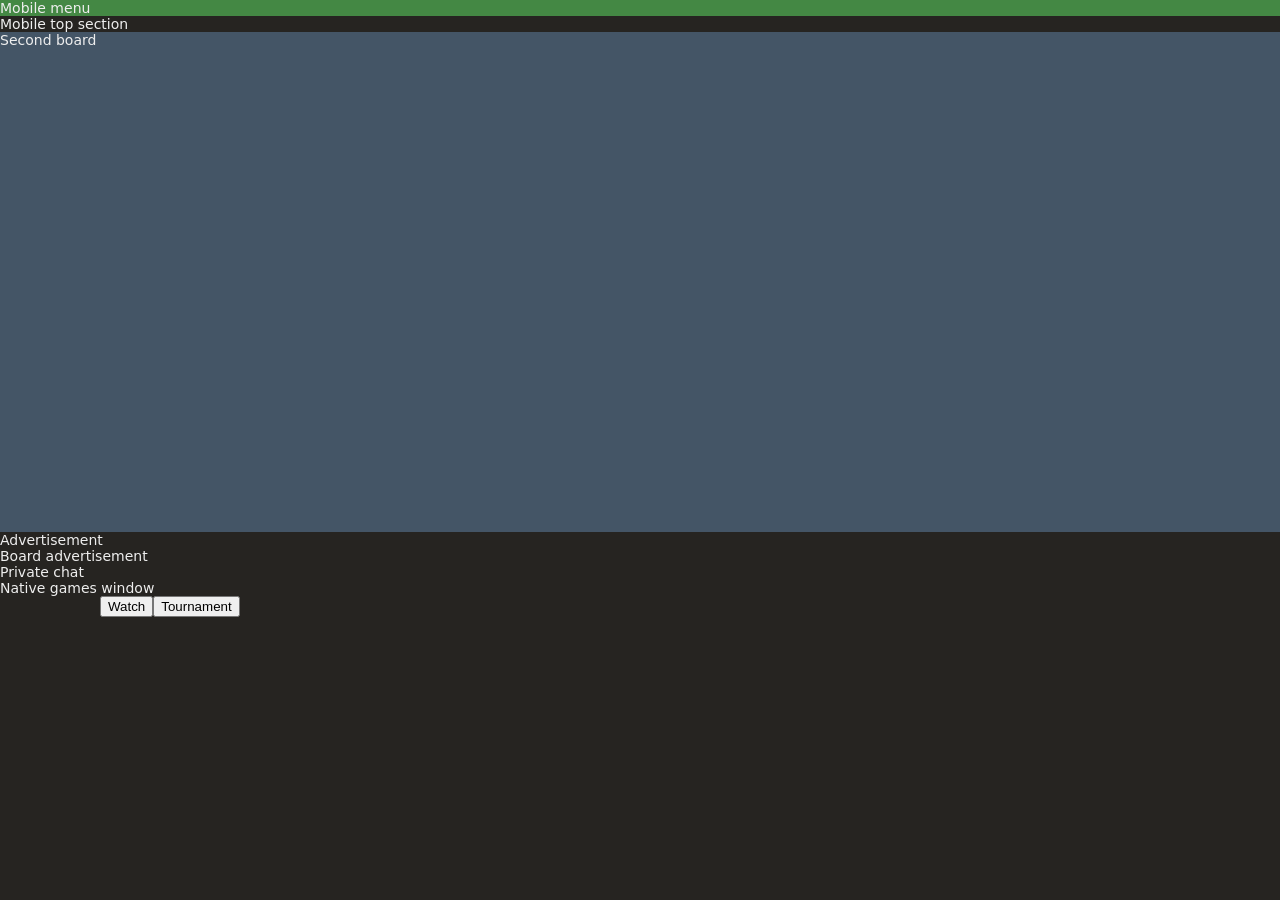
<file: tests/tournament-companion-child.html>
<!doctype html><meta charset="utf-8"><title>Simulated native Play page</title>
<style>
body { margin:0; background:#262421; color:#eee; font:14px system-ui; }
.board-layout-main { height:500px; background:#456; }
.board-layout-sidebar { margin-left:100px; width:360px; }
.sidebar-component,.sidebar-content { display:flex; flex-direction:column; }
.arena-tab-container,.tournament-tab-container { display:flex; flex-direction:column; }
.native-content { flex:1; min-height:0; display:flex; flex-direction:column; }
.native-scroll { flex:1; min-height:0; overflow:auto; }
h2, input, .underlined-tabs-component { flex:0 0 auto; }
.native-modal { position:fixed;inset:30px;z-index:1000;background:#444; }
#mobile-toolbar { position:fixed;inset:0 0 auto;z-index:100;background:#484; }
</style>
<div class="board-layout-nav"><nav id="sidebar-main-menu">Native menu</nav><header id="mobile-toolbar">Mobile menu</header></div>
<div id="mobile-top-section">Mobile top section</div>
<div class="board-layout-main">Second board</div><div class="sidebar-ad">Advertisement</div><div class="board-layout-ad">Board advertisement</div>
<div class="opened-chats-container">Private chat</div><div class="floating-modal-component">Native games window</div>
<div class="board-layout-sidebar"><div class="sidebar-component"><div class="tabs-component" role="tablist">
<button role="tab" data-tab="watch" class="tabs-tab tabs-active">Watch</button><button id="tournament" role="tab" class="tabs-tab">Tournament</button>
</div><div class="sidebar-content"></div></div></div>
<script>
const kind = new URLSearchParams(location.search).get("kind");
const tab = document.querySelector("#tournament");
if (["arena", "tournament"].includes(kind) && !new URLSearchParams(location.search).has("missing")) {
tab.dataset.tab = kind;
tab.addEventListener("click", () => {
  document.querySelector('[data-tab="watch"]').classList.remove("tabs-active"); tab.classList.add("tabs-active");
  const panel = document.createElement("div"); panel.className = `${kind}-tab-container`;
  panel.innerHTML = '<div><h2>Fixture tournament</h2><button class="header-action">Event details</button></div><div class="underlined-tabs-component"><button role="tab">Standings</button><button role="tab">Games</button><button role="tab">Chat</button></div><div class="native-content"></div><div><button class="footer-action">Join event</button></div>';
  panel.firstElementChild.className = `${kind}-header-component`;
  panel.lastElementChild.className = `${kind}-footer-component`;
  const content=panel.querySelector('.native-content');
  function selectTab(button){
    for(const tab of panel.querySelectorAll('.underlined-tabs-component button'))tab.classList.toggle('underlined-tabs-active',tab===button);
    panel.dataset.fixtureTab=button.textContent;
    if(button.textContent==='Chat'){
      content.innerHTML='<div class="native-scroll">'+Array.from({length:100},(_,i)=>`<p>Message ${i}</p>`).join('')+'</div><input aria-label="Native chat"><button class="native-send">Native send</button>';
      content.querySelector('.native-send').addEventListener('click',()=>{panel.dataset.fixtureSends=Number(panel.dataset.fixtureSends||0)+1;});
    }else{
      const scroll = document.createElement('div'); scroll.className = 'native-scroll';
      for(let i=0;i<100;i++){
        const row = document.createElement('div'); row.className = 'row-action';
        row.setAttribute('role','button'); row.tabIndex = 0;
        row.textContent = `${button.textContent} entry ${i}`;
        scroll.append(row);
      }
      content.replaceChildren(scroll);
      for(const row of content.querySelectorAll('.row-action')){
        const activate=()=>{panel.dataset.fixtureNavigations=Number(panel.dataset.fixtureNavigations||0)+1;};
        row.addEventListener('click',activate);row.addEventListener('auxclick',activate);
        row.addEventListener('keydown',event=>{if(event.key==='Enter'||event.key===' ')activate();});
      }
    }
  }
  for(const button of panel.querySelectorAll('.underlined-tabs-component button')){
    button.dataset.tab=kind+button.textContent;button.addEventListener('click',()=>selectTab(button));
  }
  selectTab(panel.querySelector('.underlined-tabs-component button'));
  document.querySelector(".sidebar-content").replaceChildren(panel);
});
}
</script>
</file>
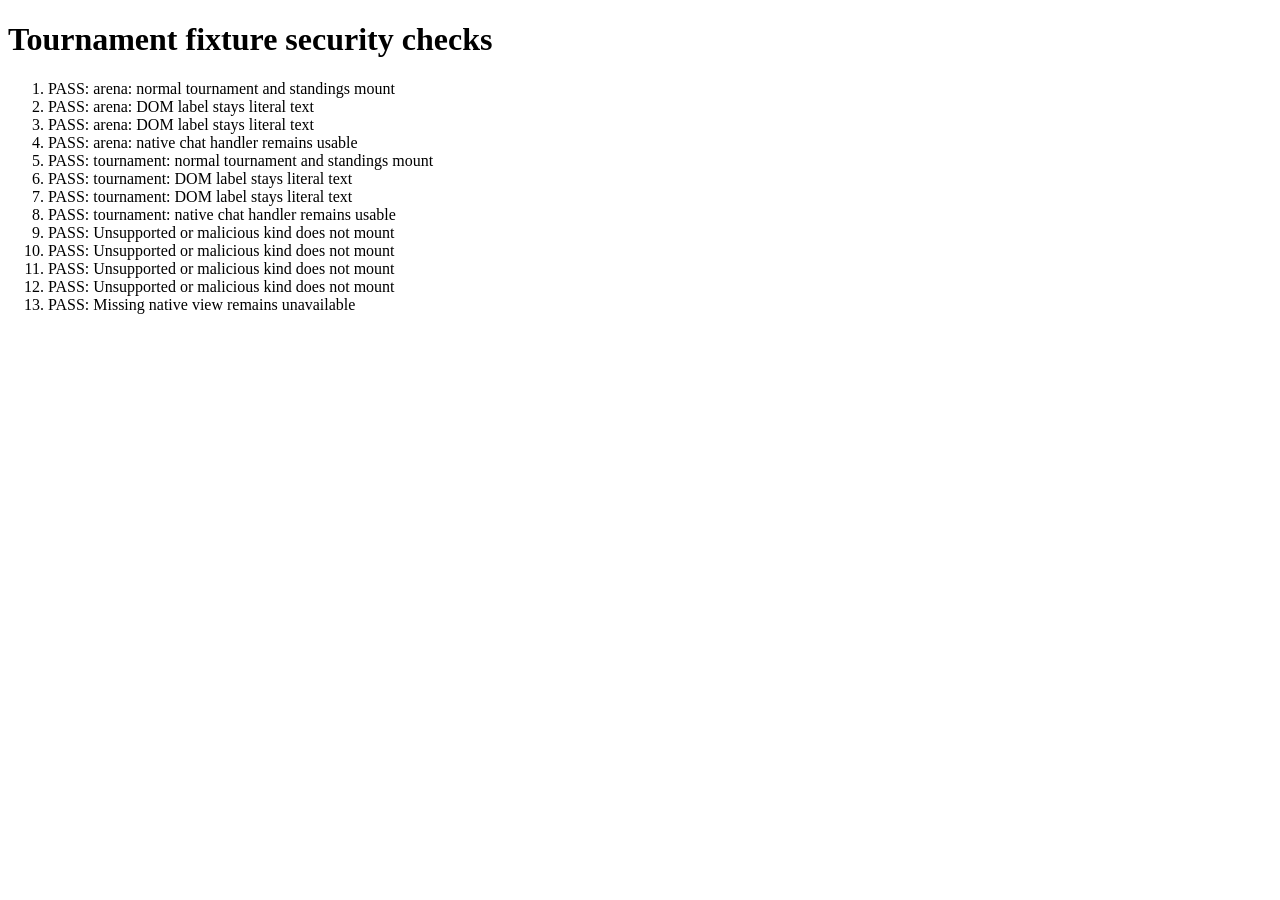
<file: tests/tournament-companion-security.html>
<!doctype html><meta charset="utf-8"><title>Tournament fixture security checks</title>
<h1>Tournament fixture security checks</h1><ol id="results"></ol>
<script>
const check = (name, passed) => {
  const result = document.createElement("li");
  result.textContent = `${passed ? "PASS" : "FAIL"}: ${name}`;
  document.querySelector("#results").append(result);
  if (!passed) throw new Error(name);
};
async function child(kind, missing = false) {
  const frame = document.createElement("iframe");
  const url = new URL("tournament-companion-child.html", location.href);
  url.searchParams.set("kind", kind);
  url.searchParams.set("fixture", Date.now());
  if (missing) url.searchParams.set("missing", "1");
  const loaded = new Promise(resolve => frame.addEventListener("load", resolve, { once: true }));
  frame.src = url.href;
  document.body.append(frame);
  await loaded;
  return frame;
}
(async () => {
  for (const kind of ["arena", "tournament"]) {
    const frame = await child(kind), doc = frame.contentDocument;
    doc.querySelector("#tournament").click();
    const panel = doc.querySelector(`.${kind}-tab-container`);
    check(`${kind}: normal tournament and standings mount`, panel?.querySelectorAll(".row-action").length === 100);
    const tabs = Array.from(panel.querySelectorAll('.underlined-tabs-component button'));
    for (const label of ['<img data-fixture-injection="text">', '&lt;svg&gt; & "quoted"']) {
      tabs[1].textContent = label;
      tabs[1].click();
      check(`${kind}: DOM label stays literal text`, !panel.querySelector("[data-fixture-injection]") && panel.querySelector(".row-action").textContent === `${label} entry 0`);
    }
    tabs[2].click();
    panel.querySelector(".native-send").click();
    check(`${kind}: native chat handler remains usable`, panel.dataset.fixtureSends === "1");
    frame.remove();
  }
  for (const kind of ['arena"><svg data-fixture-injection="url"></svg><div class="', "<img data-fixture-injection='url'>", "Arena", ""]) {
    const frame = await child(kind), doc = frame.contentDocument;
    doc.querySelector("#tournament").click();
    check("Unsupported or malicious kind does not mount", !doc.querySelector(".sidebar-content").children.length && !doc.querySelector("[data-fixture-injection]"));
    frame.remove();
  }
  const missing = await child("tournament", true);
  missing.contentDocument.querySelector("#tournament").click();
  check("Missing native view remains unavailable", !missing.contentDocument.querySelector(".sidebar-content").children.length);
  missing.remove();
  document.title = `PASS: ${document.querySelector("#results").children.length} tournament fixture security checks`;
})().catch(error => { document.title = "FAIL: " + error.message; throw error; });
</script>
</file>
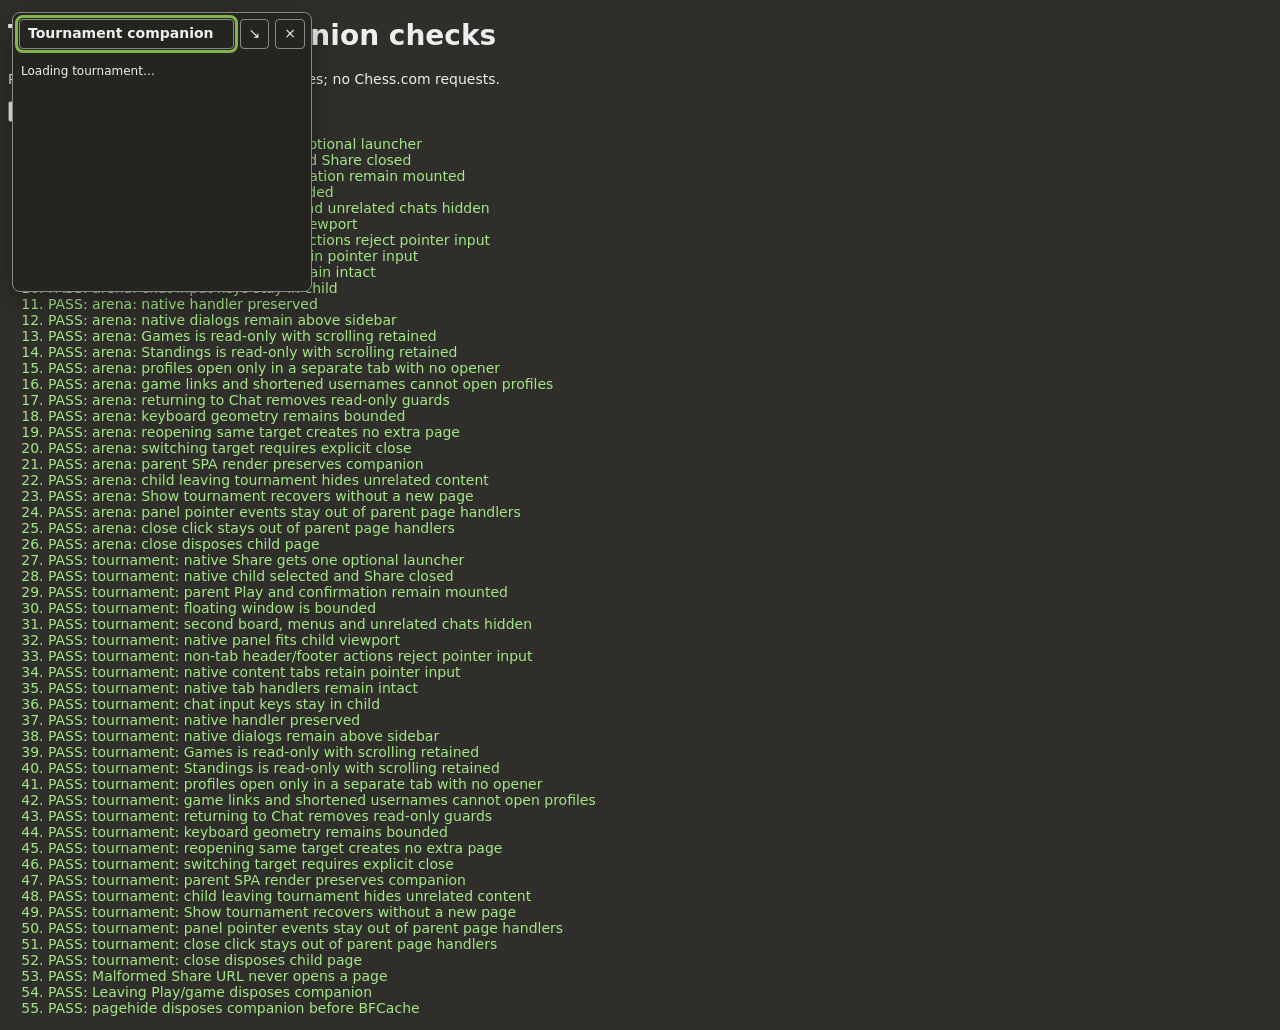
<file: tests/tournament-companion.html>
<!doctype html><meta charset="utf-8"><meta name="viewport" content="width=device-width,initial-scale=1"><title>Tournament companion checks</title>
<style>body{font:14px system-ui;background:#302e2b;color:#eee}.pass{color:#a4e687}.fail{color:#ffb4ab}dialog{position:static;margin:0}input{max-width:90%}</style>
<h1>Tournament companion checks</h1><p>Production code with simulated native pages; no Chess.com requests.</p>
<button role="tab" class="tabs-active" id="parent-play">Parent Play</button><button id="confirm">Mock native confirmation</button>
<ol id="results"></ol>
<script>
history.replaceState({},"","/play/online");
let parentClicks=0, requests=[], shareCloses=0, escapedPanelEvents=0;
for(const type of ["pointerdown","pointermove","pointerup","mousedown","mousemove","mouseup","click","dblclick","contextmenu"]){
  document.addEventListener(type,event=>{
    if(event.composedPath().some(node=>node instanceof Element&&node.hasAttribute("data-chess-tournament-companion")))escapedPanelEvents++;
  });
}
document.querySelector("#parent-play").addEventListener("click",()=>parentClicks++);
const originalSrc=Object.getOwnPropertyDescriptor(HTMLIFrameElement.prototype,"src");
Object.defineProperty(HTMLIFrameElement.prototype,"src",{get:originalSrc.get,set(value){
  requests.push(value);const target=new URL(value),kind=target.pathname.split("/")[2];
  originalSrc.set.call(this,`/tests/tournament-companion-child.html?kind=${kind}&fixture=${Date.now()}${target.pathname.endsWith("/789")?"&missing=1":""}`);
}});
</script>
<script>
window.companionRuntimeReady=(async()=>{
  const revision=Date.now();
  for(const name of ["floating-settings-geometry.js","tournament-companion-view.js","tournament-companion.js"]){
    await new Promise((resolve,reject)=>{const script=document.createElement("script");script.src=`/${name}?fixture=${revision}`;script.onload=resolve;script.onerror=reject;document.head.append(script);});
  }
})();
</script>
<script>
const tick=()=>new Promise(resolve=>setTimeout(resolve,20));
function check(name,ok){const item=document.createElement("li");item.className=ok?"pass":"fail";item.textContent=`${ok?"PASS":"FAIL"}: ${name}`;document.querySelector("#results").append(item);if(!ok)throw new Error(name);}
function share(kind,id=123){
  const dialog=document.createElement("dialog");dialog.open=true;
  dialog.innerHTML=`<button class="cc-modal-close-component">Close Share</button><div class="share-event-modal-content"><input class="share-event-modal-input" value="https://www.chess.com/play/${kind}/${id}"></div>`;
  dialog.querySelector("button").addEventListener("click",()=>{shareCloses++;dialog.remove();});document.body.append(dialog);return dialog;
}
const bounded=host=>{const r=host.getBoundingClientRect();return r.left>=0&&r.top>=0&&r.right<=innerWidth+1&&r.bottom<=innerHeight+1;};
const key=(target,key)=>target.dispatchEvent(new KeyboardEvent("keydown",{key,bubbles:true,composed:true}));
window.companionFixtureDone=(async()=>{
  await companionRuntimeReady;
  for(const kind of ["arena","tournament"]){
    const before=requests.length, dialog=share(kind);await tick();
    const launch=dialog.querySelector("[data-chess-tournament-launcher]").shadowRoot.querySelector("button");
    check(`${kind}: native Share gets one optional launcher`,dialog.querySelectorAll("[data-chess-tournament-launcher]").length===1&&requests.length===before);
    launch.click();await tick();
    const host=document.querySelector("[data-chess-tournament-companion]"),root=host.shadowRoot,frame=root.querySelector("iframe");
    for(let i=0;i<100&&frame.style.visibility!=="visible";i++)await tick();
    check(`${kind}: native child selected and Share closed`,frame.style.visibility==="visible"&&!dialog.isConnected);
    check(`${kind}: parent Play and confirmation remain mounted`,parentClicks===0&&document.querySelector("#parent-play").classList.contains("tabs-active")&&getComputedStyle(document.querySelector("#confirm")).display!=="none");
    check(`${kind}: floating window is bounded`,bounded(host));
    const doc=frame.contentDocument,win=doc.defaultView,panel=doc.querySelector(`.${kind}-tab-container`);
    check(`${kind}: second board, menus and unrelated chats hidden`,[".board-layout-main",".board-layout-nav","#sidebar-main-menu",".sidebar-ad",".board-layout-ad","#mobile-toolbar","#mobile-top-section",".tabs-component",".opened-chats-container",".floating-modal-component"].every(s=>win.getComputedStyle(doc.querySelector(s)).display==="none"));
    const rect=panel.getBoundingClientRect();check(`${kind}: native panel fits child viewport`,Math.abs(rect.top)<1&&Math.abs(rect.left)<1&&rect.right<=win.innerWidth+1&&rect.bottom<=win.innerHeight+1);
    check(`${kind}: non-tab header/footer actions reject pointer input`,[".header-action",".footer-action"].every(s=>win.getComputedStyle(doc.querySelector(s)).pointerEvents==="none"));
    const nativeTabs=Array.from(panel.querySelectorAll('.underlined-tabs-component button'));
    check(`${kind}: native content tabs retain pointer input`,nativeTabs.every(button=>win.getComputedStyle(button).pointerEvents!=="none"));
    for(const button of nativeTabs)button.click();await tick();check(`${kind}: native tab handlers remain intact`,panel.dataset.fixtureTab==="Chat");
    const nativeInput=doc.querySelector("input");nativeInput.value="fixture draft";key(nativeInput,"Escape");
    check(`${kind}: chat input keys stay in child`,host.isConnected&&nativeInput.value==="fixture draft");
    doc.querySelector(".native-send").click();check(`${kind}: native handler preserved`,panel.dataset.fixtureSends==="1");
    const modal=doc.createElement("div");modal.className="native-modal";modal.textContent="Native error dialog";doc.body.append(modal);
    const top=doc.elementFromPoint(40,40);check(`${kind}: native dialogs remain above sidebar`,top===modal);modal.remove();
    for(const label of ["Games","Standings"]){
      nativeTabs.find(button=>button.textContent===label).click();await tick();
      const row=panel.querySelector('.row-action'),scroll=panel.querySelector('.native-scroll');
      row.click();row.dispatchEvent(new MouseEvent('auxclick',{bubbles:true,cancelable:true}));key(row,'Enter');
      const popover=doc.createElement('button');popover.textContent='Open profile from detached popover';popover.addEventListener('click',()=>{panel.dataset.fixtureNavigations=Number(panel.dataset.fixtureNavigations||0)+1;});doc.body.append(popover);popover.click();popover.remove();
      const wheel=new WheelEvent('wheel',{bubbles:true,cancelable:true,deltaY:100});scroll.dispatchEvent(wheel);
      check(`${kind}: ${label} is read-only with scrolling retained`,!panel.dataset.fixtureNavigations&&!wheel.defaultPrevented&&win.getComputedStyle(scroll).pointerEvents!=="none");
    }
    const openedProfiles=[];win.open=(...args)=>{openedProfiles.push(args);return null;};
    const profile=doc.createElement('a');profile.href='/member/Fixture_Player';profile.textContent='Fixture_Player';
    profile.addEventListener('click',()=>{panel.dataset.fixtureNavigations='unexpected';});panel.querySelector('.native-scroll').append(profile);profile.click();
    const username=doc.createElement('div');username.className='cc-user-username-component';username.dataset.testElement='user-tagline-username';username.textContent='Another_Player';username.setAttribute('role','button');username.tabIndex=0;panel.querySelector('.native-scroll').append(username);key(username,'Enter');
    check(`${kind}: profiles open only in a separate tab with no opener`,JSON.stringify(openedProfiles)===JSON.stringify([
      ['https://www.chess.com/member/Fixture_Player','_blank','noopener,noreferrer'],
      ['https://www.chess.com/member/another_player','_blank','noopener,noreferrer']])&&!panel.dataset.fixtureNavigations);
    profile.href='/game/123';profile.click();username.textContent='short…';username.click();
    check(`${kind}: game links and shortened usernames cannot open profiles`,openedProfiles.length===2&&!panel.dataset.fixtureNavigations);
    nativeTabs.find(button=>button.textContent==="Chat").click();await tick();panel.querySelector('.native-send').click();
    check(`${kind}: returning to Chat removes read-only guards`,panel.dataset.fixtureSends==="2");
    key(root.querySelector(".move"),"ArrowLeft");key(root.querySelector(".resize"),"ArrowDown");check(`${kind}: keyboard geometry remains bounded`,bounded(host));
    check(`${kind}: reopening same target creates no extra page`,ChessTournamentCompanion.open(`https://www.chess.com/play/${kind}/123`)&&requests.length===before+1);
    check(`${kind}: switching target requires explicit close`,!ChessTournamentCompanion.open(`https://www.chess.com/play/${kind}/456`)&&requests.length===before+1);
    document.querySelector("#parent-play").append(document.createTextNode(" "));await tick();check(`${kind}: parent SPA render preserves companion`,host.isConnected&&root.querySelectorAll("iframe").length===1);
    doc.querySelector(`[data-tab="${kind}"]`).classList.remove("tabs-active");doc.querySelector(".sidebar-content").textContent="Unrelated game chat";await tick();
    check(`${kind}: child leaving tournament hides unrelated content`,frame.style.visibility==="hidden"&&!root.querySelector(".availability").hidden);
    root.querySelector(".restore").click();await tick();
    check(`${kind}: Show tournament recovers without a new page`,frame.style.visibility==="visible"&&requests.length===before+1&&parentClicks===0);
    const beforeEvents=escapedPanelEvents;
    for(const type of ["pointerdown","pointermove","pointerup","mousedown","mousemove","mouseup","dblclick","contextmenu"])root.querySelector(".close").dispatchEvent(new Event(type,{bubbles:true,composed:true}));
    check(`${kind}: panel pointer events stay out of parent page handlers`,escapedPanelEvents===beforeEvents);
    root.querySelector(".close").click();await tick();check(`${kind}: close click stays out of parent page handlers`,escapedPanelEvents===beforeEvents);
    check(`${kind}: close disposes child page`,!host.isConnected&&!frame.isConnected);
  }
  const before=requests.length;check("Malformed Share URL never opens a page",!ChessTournamentCompanion.open("https://evil.test/play/arena/123")&&requests.length===before);
  const dialog=share("tournament");await tick();dialog.querySelector("[data-chess-tournament-launcher]").shadowRoot.querySelector("button").click();await tick();
  history.replaceState({},"","/analysis");document.body.append(document.createElement("span"));await tick();
  check("Leaving Play/game disposes companion",!document.querySelector("[data-chess-tournament-companion]"));
  history.replaceState({},"","/play/online");
  ChessTournamentCompanion.open("https://www.chess.com/play/arena/123");dispatchEvent(new PageTransitionEvent("pagehide"));
  check("pagehide disposes companion before BFCache",!document.querySelector("[data-chess-tournament-companion]"));
  ChessTournamentCompanion.open("https://www.chess.com/play/tournament/789");
  const unavailableRoot=document.querySelector("[data-chess-tournament-companion]").shadowRoot;
  await new Promise(resolve=>{
    const done=()=>{clearTimeout(deadline);observer.disconnect();resolve();};
    const observer=new MutationObserver(()=>{if(unavailableRoot.querySelector(".status").textContent.includes("unavailable"))done();});
    const deadline=setTimeout(done,17000);observer.observe(unavailableRoot.querySelector(".status"),{childList:true,subtree:true});
  });
  check("A page without a native tournament reports unavailable after its startup deadline",unavailableRoot.querySelector(".status").textContent.includes("unavailable")&&unavailableRoot.querySelector("iframe").style.visibility==="hidden");
  ChessTournamentCompanion.close();
  share("tournament");await tick();
  document.title=`PASS: ${document.querySelector("#results").children.length} tournament companion checks`;
})().catch(error=>{document.title="FAIL: "+error.message;throw error;});
</script>
</file>
<file: site/style.css>
*{box-sizing:border-box}body{margin:0;background:#171816;color:#f4f5ef;font:18px/1.65 system-ui,sans-serif}main{max-width:820px;margin:auto;padding:48px 24px}a{color:#a5df89}nav{display:flex;gap:20px;flex-wrap:wrap;margin-bottom:36px}h1{line-height:1.15;font-size:40px}h2{font-size:24px;margin-top:32px}p,li{max-width:72ch}.badge{color:#a5df89}footer{margin-top:40px;border-top:1px solid #444;padding-top:20px;font-size:15px}@media(max-width:600px){main{padding:28px 20px}h1{font-size:32px}}
</file>
<file: fog.css>
.chess-fog-overlay {
  position: absolute;
  inset: 0;
  z-index: 5;
  display: grid;
  grid-template-columns: repeat(8, 1fr);
  grid-template-rows: repeat(8, 1fr);
  border-radius: inherit;
  overflow: hidden;
  pointer-events: none !important;
}
.chess-fog-overlay > span {
  pointer-events: none !important;
  background: transparent;
}
.chess-fog-overlay > .chess-fog-hidden {
  background: rgb(20 24 30 / var(--chess-fog-opacity));
}
.chess-fog-overlay > .chess-fog-unseen {
  background: rgb(20 24 30 / calc(1 - (1 - var(--chess-fog-opacity)) * 0.5));
  background-image: repeating-linear-gradient(135deg, rgb(255 255 255 / 22%) 0 1px, transparent 1px 12px);
}
.chess-fog-overlay > .chess-fog-selected {
  box-shadow: inset 0 0 0 2px rgb(240 196 80 / 85%);
}
wc-chess-board:has(> .chess-fog-overlay) > .highlight {
  z-index: 1;
}
/* Preserve native transparency while lifting move/selection highlights above fog. */
wc-chess-board:has(> .chess-fog-overlay) > .highlight[style*="opacity: 0.5;"],
wc-chess-board:has(> .chess-fog-overlay) > .highlight[style*="opacity: 0.8;"]:not(.growing-circle) {
  z-index: 6;
}
wc-chess-board:has(> .chess-fog-overlay) > .piece {
  z-index: 7;
}
wc-chess-board:has(> .chess-fog-overlay) > svg.arrows {
  z-index: 8;
}
wc-chess-board:has(> .chess-fog-overlay) > .chess-arrow-numbers {
  z-index: 8;
}
wc-chess-board:has(> .chess-fog-overlay) > .promotion-window--visible {
  z-index: 9;
}
@media (prefers-reduced-motion: reduce) {
  .chess-fog-overlay > span { transition: none; }
}
</file>
<file: player.css>
/* Hide the native identity blocks without changing their text or event handlers. */
html[data-chess-hide-players] :is(#board-layout-player-top, #board-layout-player-bottom, #player-top, #player-bottom)
  :is(.player-avatar, .player-row-avatar, .cc-user-block-component) {
  display: none !important;
}
.chess-player-label { display: none; }
html[data-chess-hide-players] .chess-player-label {
  display: inline-block;
  font-weight: 700;
}

html[data-chess-hide-players] .open-games-player-tagline[data-chess-private-player-block] > :not([data-test-element="user-tagline-username"]),
html[data-chess-hide-players] .moves-tab-rating-info-ratingInfo[data-chess-private-player-block] > .user-chess-title {
  display: none !important;
}
</file>
